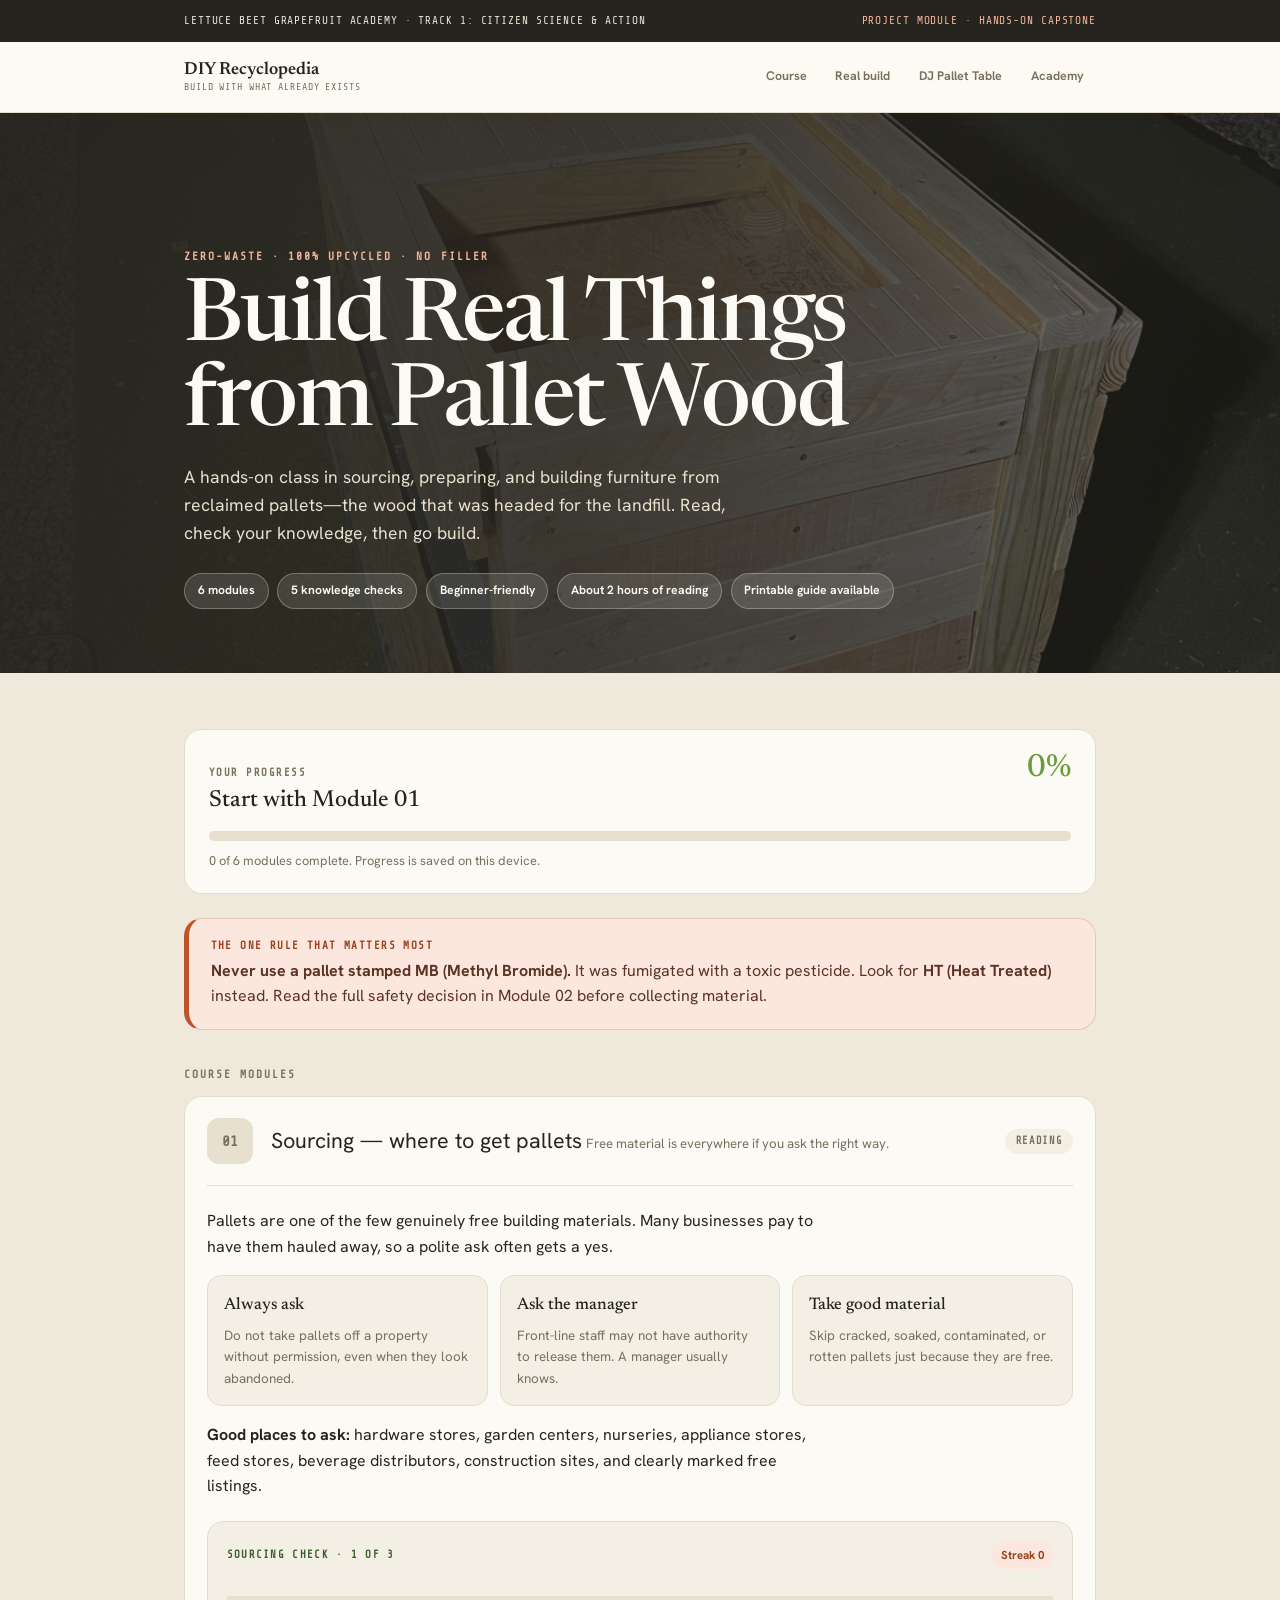
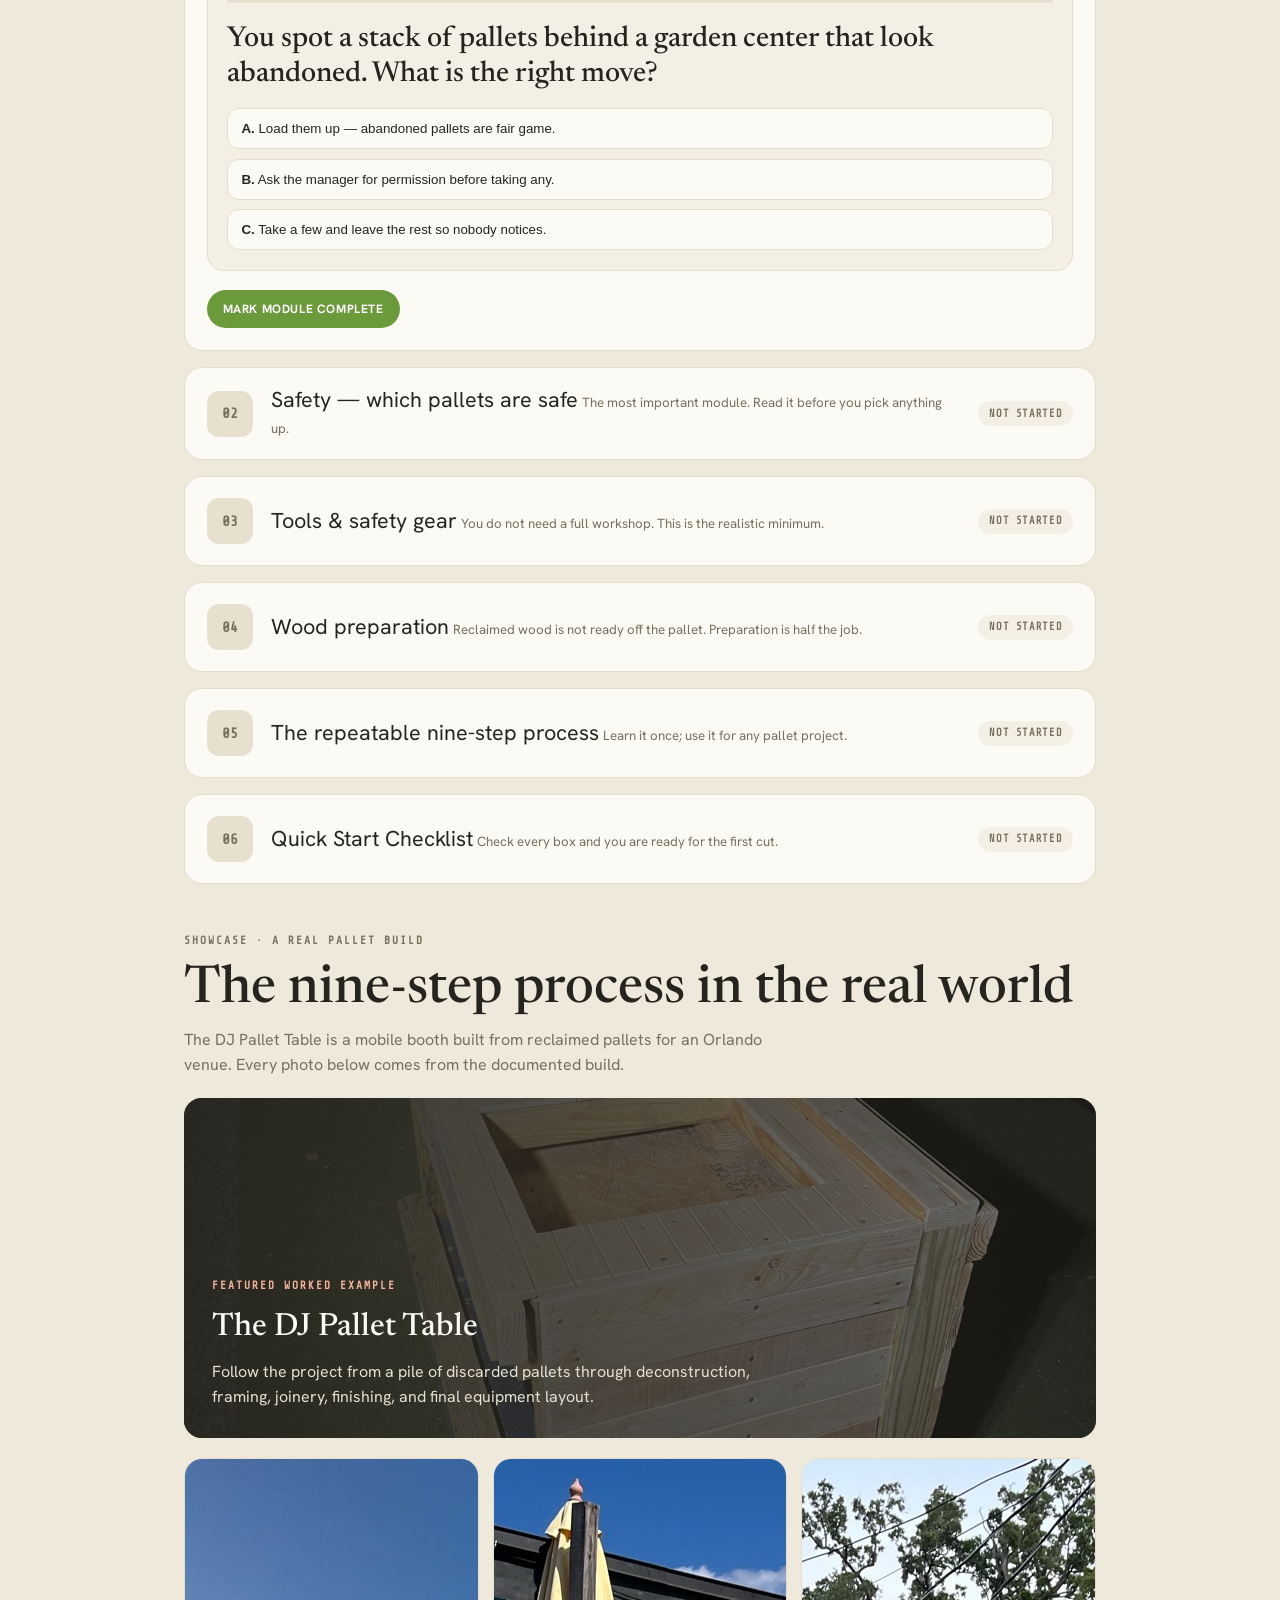
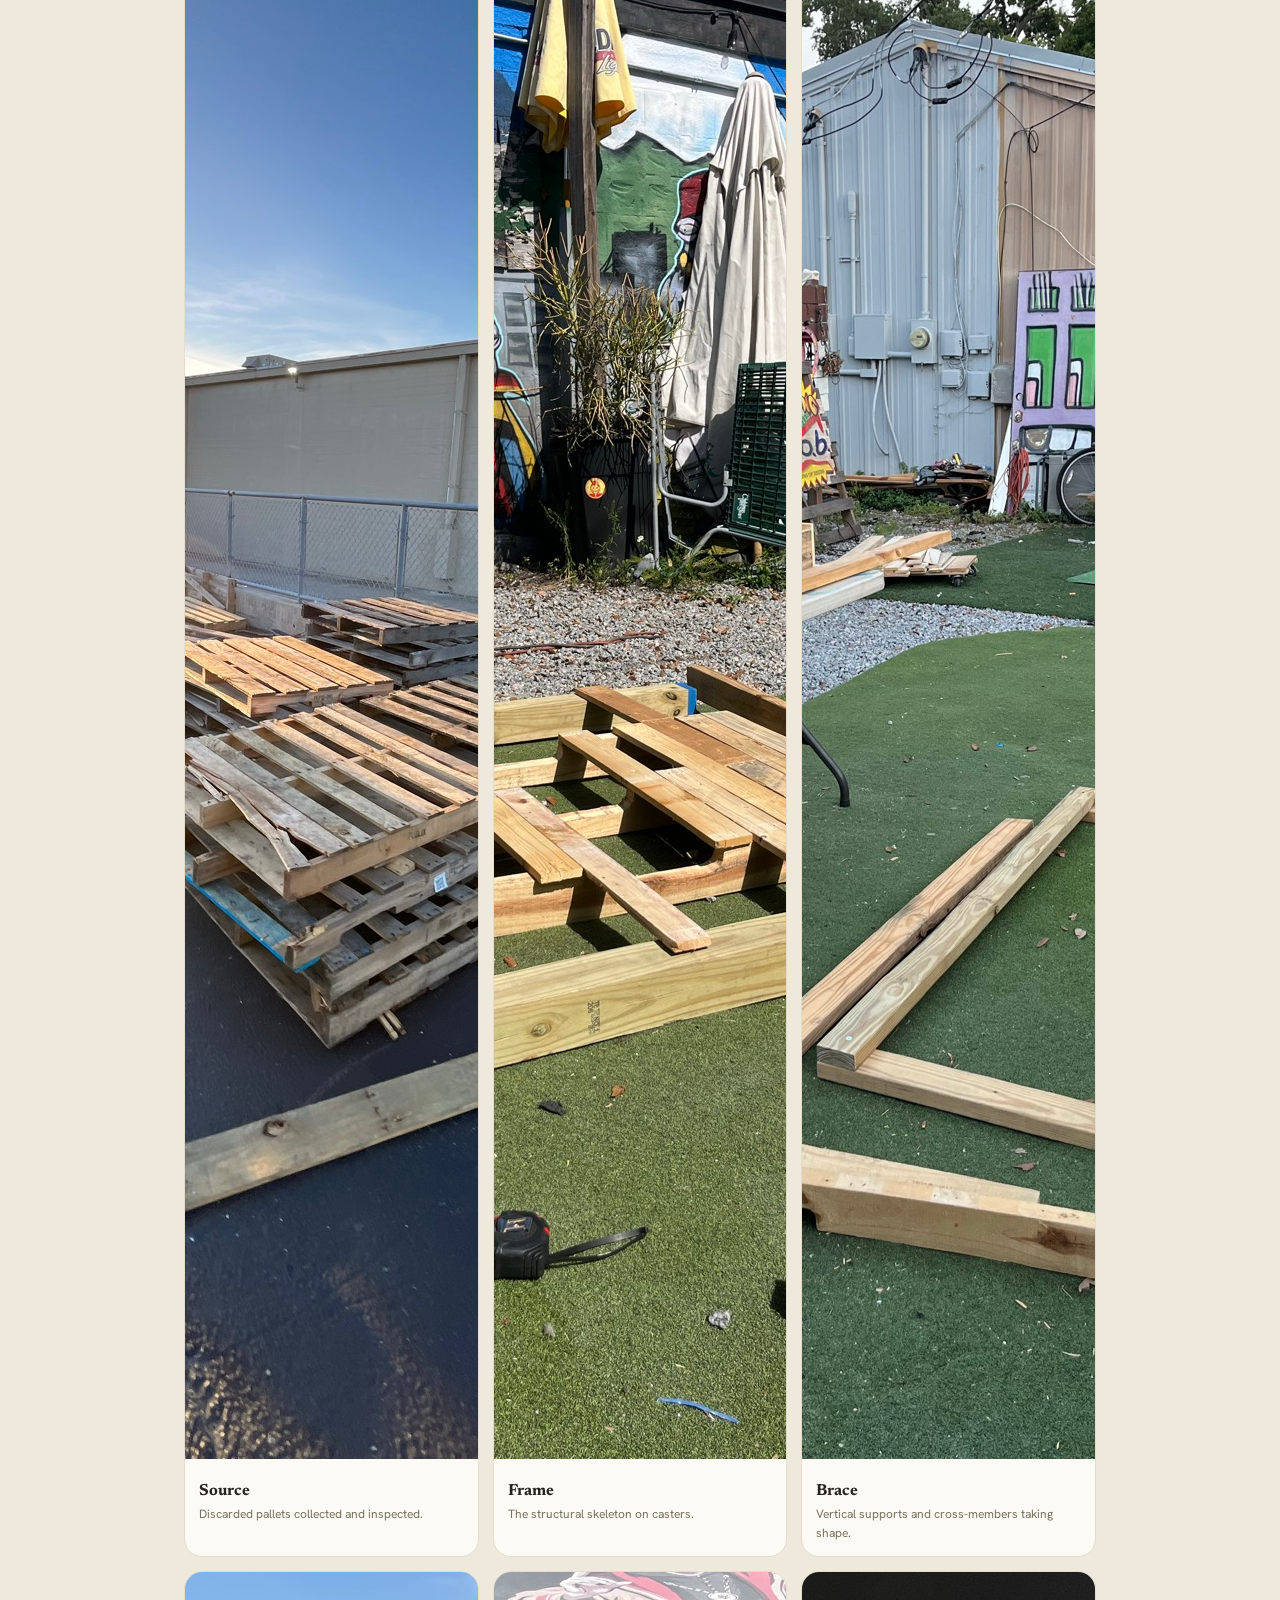
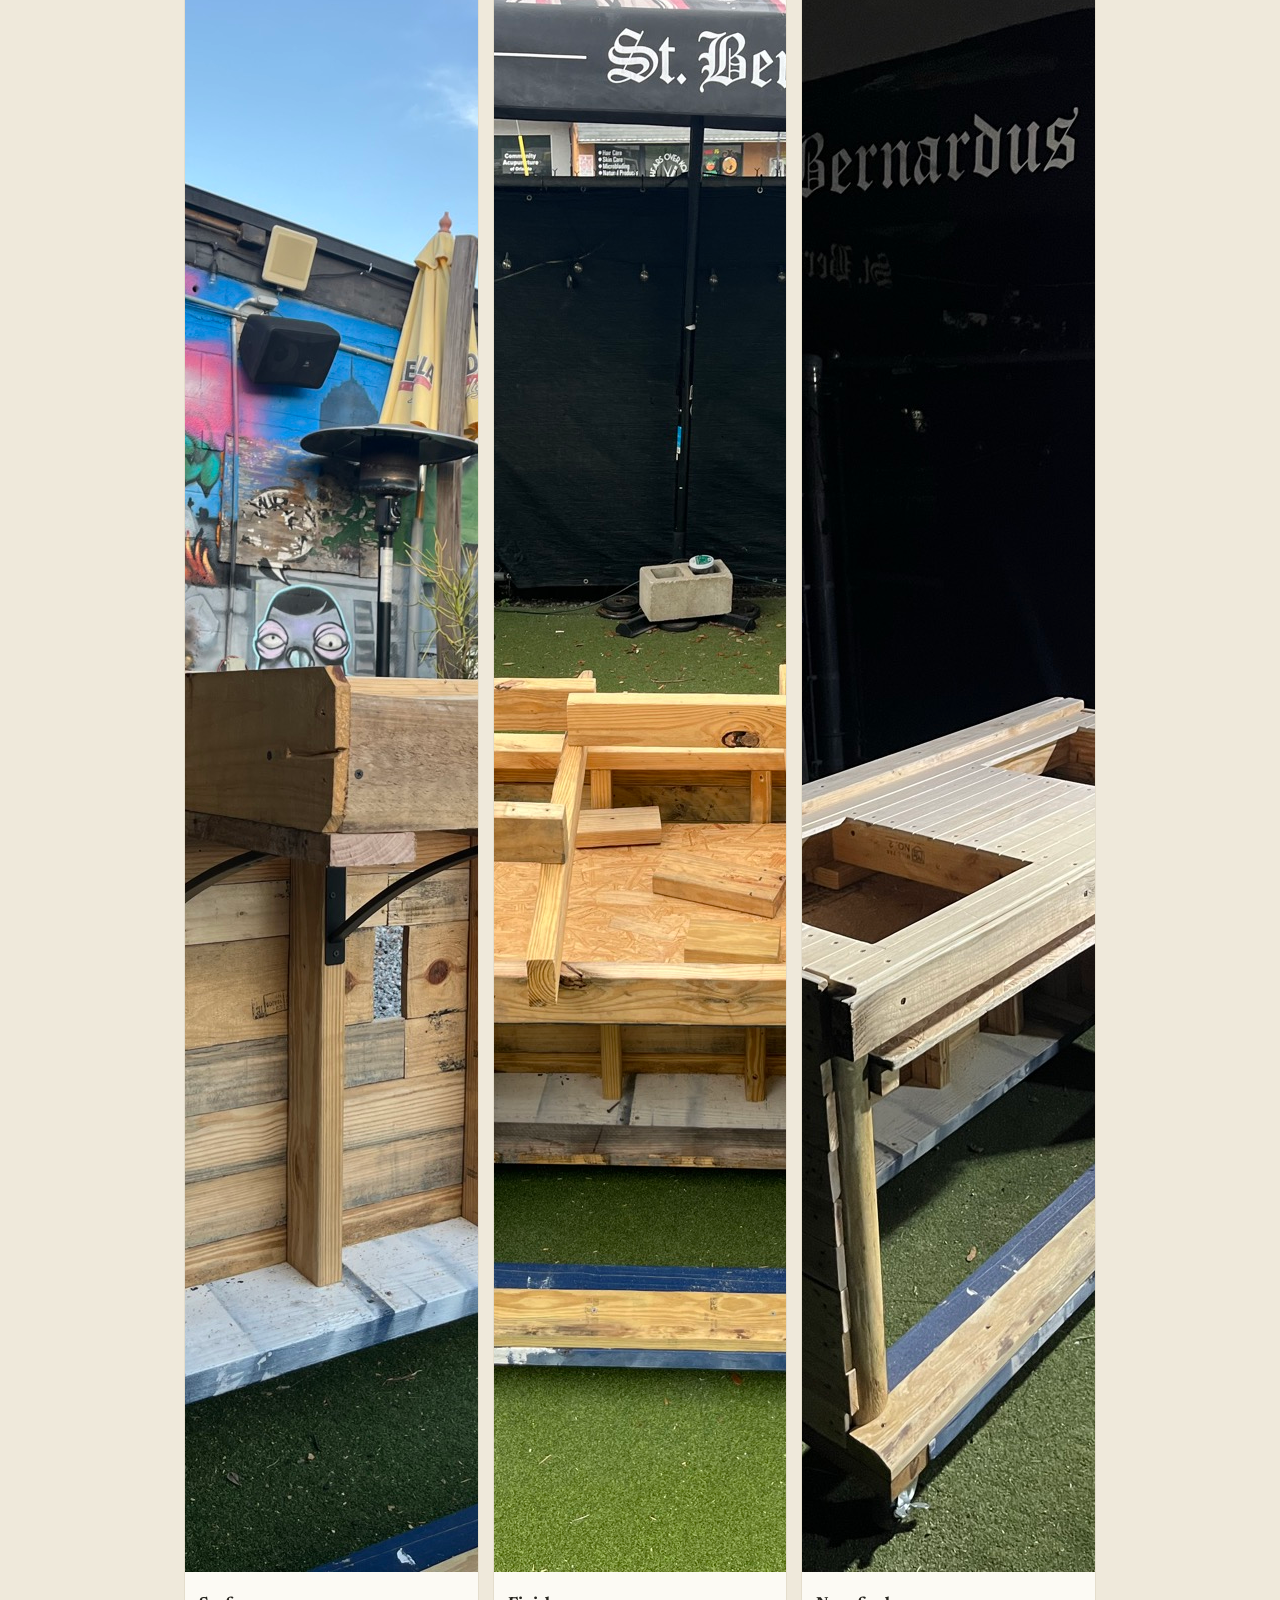
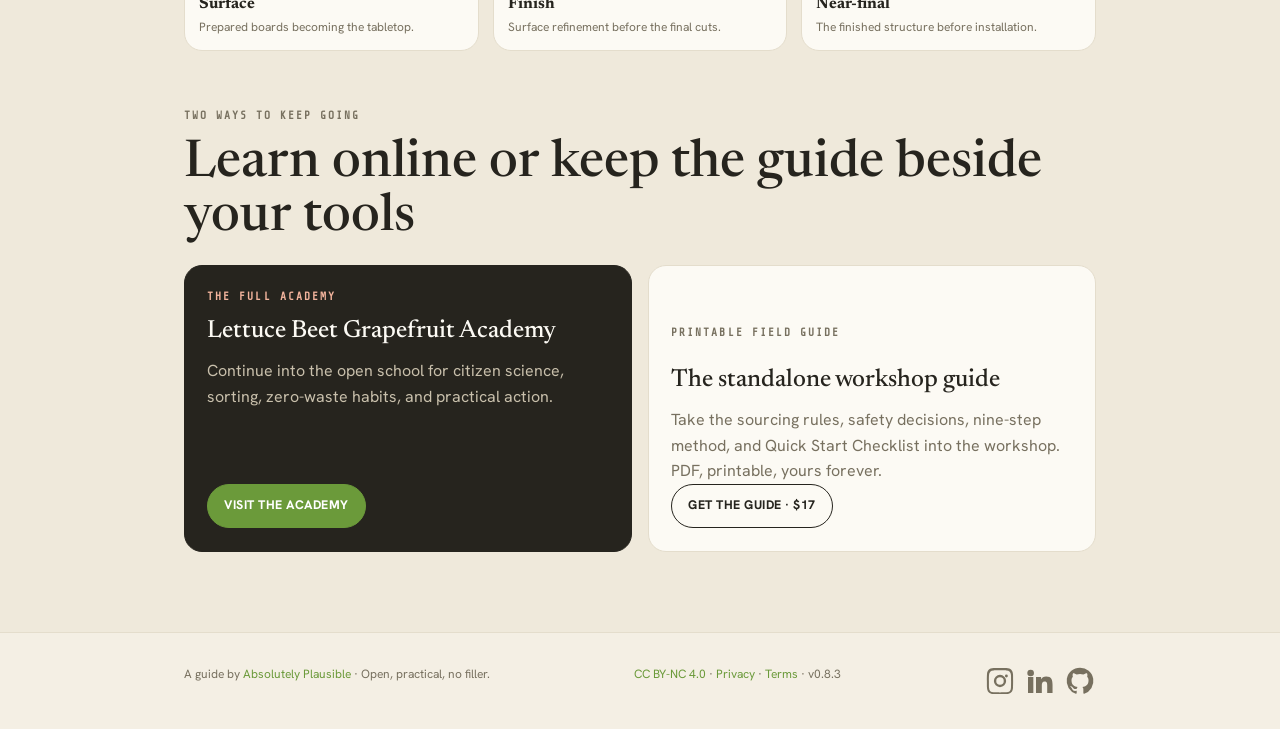
<file: index.html>
<!DOCTYPE html>
<html lang="en">
<head>
  <meta charset="UTF-8">
  <meta name="viewport" content="width=device-width, initial-scale=1.0">
  <title>Build Real Things from Pallet Wood — DIY Recyclopedia</title>
  <meta name="description" content="A free, interactive six-module course in sourcing, safety, tools, wood preparation, and building with reclaimed pallets. Includes knowledge checks and a printable $17 field guide.">
  <meta name="theme-color" content="#26241e">
  <meta property="og:type" content="website">
  <meta property="og:title" content="Build Real Things from Pallet Wood">
  <meta property="og:description" content="Read, check your knowledge, then go build. A practical pallet-wood course from DIY Recyclopedia.">
  <meta property="og:image" content="https://diy.recyclopedia.cc/docs/assets/dj-pallet-table-finished.jpg">
  <meta property="og:url" content="https://diy.recyclopedia.cc/">
  <meta name="twitter:card" content="summary_large_image">
  <link rel="preconnect" href="https://fonts.googleapis.com">
  <link rel="preconnect" href="https://fonts.gstatic.com" crossorigin>
  <link href="https://fonts.googleapis.com/css2?family=Hanken+Grotesk:wght@400;500;600;700&family=Newsreader:opsz,wght@6..72,400;6..72,500;6..72,600&family=Share+Tech+Mono&display=swap" rel="stylesheet">
  <link rel="stylesheet" href="style.css">
</head>
<body class="course-site">
  <a class="skip-link" href="#course">Skip to the course</a>

  <div class="course-context">
    <div class="course-context__inner">
      <span>Lettuce Beet Grapefruit Academy · Track 1: Citizen Science &amp; Action</span>
      <span class="course-context__project">Project module · hands-on capstone</span>
    </div>
  </div>

  <header class="course-nav">
    <div class="course-nav__inner">
      <a class="course-brand" href="#top" aria-label="DIY Recyclopedia home">
        <strong>DIY Recyclopedia</strong>
        <small>Build with what already exists</small>
      </a>
      <nav class="course-nav__links" id="course-nav-links" aria-label="Primary navigation">
        <a href="#course">Course</a>
        <a href="#showcase">Real build</a>
        <a href="dj-pallet-table.html">DJ Pallet Table</a>
        <a href="https://lettucebeetgrapefruit.org" target="_blank" rel="noopener">Academy</a>
      </nav>
      <button class="course-menu" type="button" aria-controls="course-nav-links" aria-expanded="false">Menu</button>
    </div>
  </header>

  <main id="top">
    <section class="course-hero" aria-labelledby="course-title">
      <img class="course-hero__image" src="docs/assets/dj-pallet-table-finished.jpg" width="1200" height="1600" alt="The near-final DJ Pallet Table built from reclaimed pallet wood">
      <div class="course-hero__inner">
        <p class="course-kicker">Zero-waste · 100% upcycled · no filler</p>
        <h1 id="course-title">Build Real Things from Pallet Wood</h1>
        <p class="course-hero__lede">A hands-on class in sourcing, preparing, and building furniture from reclaimed pallets—the wood that was headed for the landfill. Read, check your knowledge, then go build.</p>
        <div class="course-meta" aria-label="Course details">
          <span>6 modules</span>
          <span>5 knowledge checks</span>
          <span>Beginner-friendly</span>
          <span>About 2 hours of reading</span>
          <span>Printable guide available</span>
        </div>
      </div>
    </section>

    <div class="course-main" id="course">
      <section class="course-progress" aria-labelledby="progress-title">
        <div class="course-progress__top">
          <div>
            <p class="course-progress__eyebrow">Your progress</p>
            <h2 id="progress-title">Start with Module 01</h2>
          </div>
          <span class="course-progress__percent">0%</span>
        </div>
        <progress value="0" max="6" aria-label="Course progress">0 of 6 modules complete</progress>
        <p class="course-progress__note">0 of 6 modules complete. Progress is saved on this device.</p>
      </section>

      <aside class="course-alert" aria-label="Critical pallet safety rule">
        <p class="course-alert__label">The one rule that matters most</p>
        <p><strong>Never use a pallet stamped MB (Methyl Bromide).</strong> It was fumigated with a toxic pesticide. Look for <strong>HT (Heat Treated)</strong> instead. Read the full safety decision in Module 02 before collecting material.</p>
      </aside>

      <p class="course-section-label">Course modules</p>

      <details class="course-module" data-module="m1" open>
        <summary>
          <span class="course-module__number">01</span>
          <span>
            <span class="course-module__title">Sourcing — where to get pallets</span>
            <span class="course-module__sub">Free material is everywhere if you ask the right way.</span>
          </span>
          <span class="course-module__status">Reading</span>
        </summary>
        <div class="course-module__body">
          <p>Pallets are one of the few genuinely free building materials. Many businesses pay to have them hauled away, so a polite ask often gets a yes.</p>
          <div class="course-grid course-grid--three">
            <article class="course-note">
              <h3>Always ask</h3>
              <p>Do not take pallets off a property without permission, even when they look abandoned.</p>
            </article>
            <article class="course-note">
              <h3>Ask the manager</h3>
              <p>Front-line staff may not have authority to release them. A manager usually knows.</p>
            </article>
            <article class="course-note">
              <h3>Take good material</h3>
              <p>Skip cracked, soaked, contaminated, or rotten pallets just because they are free.</p>
            </article>
          </div>
          <p><strong>Good places to ask:</strong> hardware stores, garden centers, nurseries, appliance stores, feed stores, beverage distributors, construction sites, and clearly marked free listings.</p>
          <div class="quiz" data-quiz="pallet_sourcing"></div>
          <button class="module-complete" type="button">Mark module complete</button>
        </div>
      </details>

      <details class="course-module" data-module="m2">
        <summary>
          <span class="course-module__number">02</span>
          <span>
            <span class="course-module__title">Safety — which pallets are safe</span>
            <span class="course-module__sub">The most important module. Read it before you pick anything up.</span>
          </span>
          <span class="course-module__status">Not started</span>
        </summary>
        <div class="course-module__body">
          <p>Pallets used for international shipping carry an IPPC stamp next to a treatment code. The code matters, but contamination, ownership, and physical condition still matter too.</p>
          <div class="course-code-list" aria-label="Pallet treatment codes">
            <div class="course-code course-code--safe"><strong>HT</strong><span>Heat treated—heated to kill pests, no chemicals</span><em>Safe</em></div>
            <div class="course-code course-code--safe"><strong>KD</strong><span>Kiln dried—dried, not chemically treated</span><em>Safe</em></div>
            <div class="course-code"><strong>DB</strong><span>Debarked—look for HT or KD too</span><em>Inspect</em></div>
            <div class="course-code course-code--danger"><strong>MB</strong><span>Methyl Bromide—toxic pesticide fumigation</span><em>Never</em></div>
            <div class="course-code"><strong>None</strong><span>Likely domestic-only; inspect condition and history closely</span><em>Inspect</em></div>
          </div>
          <div class="course-grid">
            <article class="course-note">
              <h3>Colored means owned</h3>
              <p>Blue, red, and brown pallets often belong to rental pools. Use plain discarded whitewood.</p>
            </article>
            <article class="course-note">
              <h3>Reject contamination</h3>
              <p>Skip spills, oily stains, chemical odors, mold, rot, or unknown residue regardless of stamp.</p>
            </article>
            <article class="course-note">
              <h3>Control physical hazards</h3>
              <p>Expect protruding nails and splinters. Wear gloves and eye protection while handling.</p>
            </article>
            <article class="course-note">
              <h3>Control dust</h3>
              <p>Reclaimed wood carries dirt, spores, and droppings. Wear a dust mask when cutting or sanding.</p>
            </article>
          </div>
          <div class="quiz" data-quiz="pallet_safety"></div>
          <button class="module-complete" type="button">Mark module complete</button>
        </div>
      </details>

      <details class="course-module" data-module="m3">
        <summary>
          <span class="course-module__number">03</span>
          <span>
            <span class="course-module__title">Tools &amp; safety gear</span>
            <span class="course-module__sub">You do not need a full workshop. This is the realistic minimum.</span>
          </span>
          <span class="course-module__status">Not started</span>
        </summary>
        <div class="course-module__body">
          <div class="course-grid">
            <article class="course-note">
              <h3>Deconstruction</h3>
              <p>Pry bar, hammer, nail punch or pliers, and a reciprocating saw with metal-cutting blades.</p>
            </article>
            <article class="course-note">
              <h3>Building</h3>
              <p>Circular or miter saw, drill/driver, orbital sander, tape measure, square, pencil, and clamps.</p>
            </article>
            <article class="course-note">
              <h3>Sand in stages</h3>
              <p>Start coarse at 60–80 grit, then move through 120 and 220 for visible or touchable surfaces.</p>
            </article>
            <article class="course-note">
              <h3>Safety gear</h3>
              <p>Work gloves, eye protection, a dust mask, and ear protection are not optional.</p>
            </article>
          </div>
          <aside class="course-alert">
            <p class="course-alert__label">Save the boards</p>
            <p><strong>Cut the nails; do not fight them.</strong> Levering nailed boards apart splits them. A reciprocating saw saves the wood and your patience.</p>
          </aside>
          <div class="quiz" data-quiz="pallet_tools"></div>
          <button class="module-complete" type="button">Mark module complete</button>
        </div>
      </details>

      <details class="course-module" data-module="m4">
        <summary>
          <span class="course-module__number">04</span>
          <span>
            <span class="course-module__title">Wood preparation</span>
            <span class="course-module__sub">Reclaimed wood is not ready off the pallet. Preparation is half the job.</span>
          </span>
          <span class="course-module__status">Not started</span>
        </summary>
        <div class="course-module__body">
          <div class="course-grid">
            <article class="course-step"><h3>1 · Remove fasteners</h3><p>Pull or punch out every nail and staple before cutting or sanding.</p></article>
            <article class="course-step"><h3>2 · Sort the wood</h3><p>Group good faces, structural pieces, and scrap by actual thickness and quality.</p></article>
            <article class="course-step"><h3>3 · Clean and dry</h3><p>Brush off debris, wipe boards down, and let damp wood dry completely.</p></article>
            <article class="course-step"><h3>4 · Sand in stages</h3><p>Knock down roughness first, then refine surfaces that will be seen or touched.</p></article>
            <article class="course-step"><h3>5 · Reject damage</h3><p>Set cracked, rotted, badly warped, or contaminated boards aside.</p></article>
            <article class="course-step"><h3>Design from reality</h3><p>Measure your inventory and design around the wood you actually have.</p></article>
          </div>
          <div class="quiz" data-quiz="pallet_prep"></div>
          <button class="module-complete" type="button">Mark module complete</button>
        </div>
      </details>

      <details class="course-module" data-module="m5">
        <summary>
          <span class="course-module__number">05</span>
          <span>
            <span class="course-module__title">The repeatable nine-step process</span>
            <span class="course-module__sub">Learn it once; use it for any pallet project.</span>
          </span>
          <span class="course-module__status">Not started</span>
        </summary>
        <div class="course-module__body">
          <div class="course-grid course-grid--three">
            <article class="course-step"><h3>1 · Source</h3><p>Collect enough material plus a 30–40% waste margin.</p></article>
            <article class="course-step"><h3>2 · Inspect</h3><p>Run every pallet through the safety and ownership checks.</p></article>
            <article class="course-step"><h3>3 · Deconstruct</h3><p>Cut fasteners or pry carefully to salvage usable boards.</p></article>
            <article class="course-step"><h3>4 · Prepare</h3><p>Remove metal, sort, clean, dry, and sand.</p></article>
            <article class="course-step"><h3>5 · Design</h3><p>Sketch around your real board inventory and hardware.</p></article>
            <article class="course-step"><h3>6 · Cut</h3><p>Measure twice. When uncertain, cut slightly long.</p></article>
            <article class="course-step"><h3>7 · Assemble</h3><p>Pre-drill, use screws, frame first, and keep it square.</p></article>
            <article class="course-step"><h3>8 · Finish</h3><p>Seal for the final environment and attach hardware.</p></article>
            <article class="course-step"><h3>9 · Install</h3><p>Place it, test it, and document the finished build in use.</p></article>
          </div>
          <p><strong>Plan for multiple sessions.</strong> Deconstruction and preparation are the hidden time sinks. That is normal, not failure.</p>
          <div class="quiz" data-quiz="pallet_process"></div>
          <button class="module-complete" type="button">Mark module complete</button>
        </div>
      </details>

      <details class="course-module" data-module="m6">
        <summary>
          <span class="course-module__number">06</span>
          <span>
            <span class="course-module__title">Quick Start Checklist</span>
            <span class="course-module__sub">Check every box and you are ready for the first cut.</span>
          </span>
          <span class="course-module__status">Not started</span>
        </summary>
        <div class="course-module__body">
          <div class="course-checklist">
            <label class="course-check"><input type="checkbox" data-check="s1"><span>I know to reject every MB-stamped pallet.</span></label>
            <label class="course-check"><input type="checkbox" data-check="s2"><span>I will use plain, genuinely discarded pallets—not colored rental pallets.</span></label>
            <label class="course-check"><input type="checkbox" data-check="s3"><span>I will reject spills, stains, chemical smells, mold, and rot.</span></label>
            <label class="course-check"><input type="checkbox" data-check="s4"><span>I have gloves, eye protection, a dust mask, and ear protection.</span></label>
            <label class="course-check"><input type="checkbox" data-check="o1"><span>I have permission and at least two possible material sources.</span></label>
            <label class="course-check"><input type="checkbox" data-check="o2"><span>I will collect 30–40% more material than my target requires.</span></label>
            <label class="course-check"><input type="checkbox" data-check="t1"><span>I have the minimum deconstruction, cutting, drilling, sanding, and measuring tools.</span></label>
            <label class="course-check"><input type="checkbox" data-check="r1"><span>My boards are clean, dry, fastener-free, sorted, and measured.</span></label>
            <label class="course-check"><input type="checkbox" data-check="r2"><span>My rough sketch is based on the boards I actually have.</span></label>
          </div>
          <div class="course-grid">
            <article class="course-step"><h3>0:00 · Inspect</h3><p>Reject unsafe or contaminated pallets before any work begins.</p></article>
            <article class="course-step"><h3>0:20 · Deconstruct</h3><p>Break down one pallet fully without rushing the joints.</p></article>
            <article class="course-step"><h3>1:00 · Remove metal</h3><p>Pull every nail and staple from usable boards.</p></article>
            <article class="course-step"><h3>1:30 · Sort</h3><p>Group clean boards by size and quality, ready to measure.</p></article>
          </div>
        </div>
      </details>

      <section class="course-showcase" id="showcase" aria-labelledby="showcase-title">
        <p class="course-section-label">Showcase · a real pallet build</p>
        <h2 id="showcase-title">The nine-step process in the real world</h2>
        <p>The DJ Pallet Table is a mobile booth built from reclaimed pallets for an Orlando venue. Every photo below comes from the documented build.</p>

        <a class="course-feature" href="dj-pallet-table.html">
          <img src="docs/assets/dj-pallet-table-finished.jpg" width="1200" height="1600" alt="The near-final DJ Pallet Table">
          <span class="course-feature__copy">
            <span class="course-kicker">Featured worked example</span>
            <strong class="course-feature__title">The DJ Pallet Table</strong>
            <p>Follow the project from a pile of discarded pallets through deconstruction, framing, joinery, finishing, and final equipment layout.</p>
          </span>
        </a>

        <div class="course-gallery">
          <figure class="course-showcase-card">
            <img src="docs/assets/reclaimed-pallets-before-build.jpg" width="1200" height="1600" loading="lazy" alt="Raw reclaimed pallets before the build">
            <figcaption><strong>Source</strong>Discarded pallets collected and inspected.</figcaption>
          </figure>
          <figure class="course-showcase-card">
            <img src="docs/assets/IMG_4836.jpg" width="1200" height="1600" loading="lazy" alt="Early frame on caster wheels">
            <figcaption><strong>Frame</strong>The structural skeleton on casters.</figcaption>
          </figure>
          <figure class="course-showcase-card">
            <img src="docs/assets/IMG_4892.jpg" width="1200" height="1600" loading="lazy" alt="Vertical supports and cross members">
            <figcaption><strong>Brace</strong>Vertical supports and cross-members taking shape.</figcaption>
          </figure>
          <figure class="course-showcase-card">
            <img src="docs/assets/IMG_4922.jpg" width="1200" height="1600" loading="lazy" alt="Slatted tabletop in progress">
            <figcaption><strong>Surface</strong>Prepared boards becoming the tabletop.</figcaption>
          </figure>
          <figure class="course-showcase-card">
            <img src="docs/assets/IMG_4945.jpg" width="1200" height="1600" loading="lazy" alt="Surface finishing in progress">
            <figcaption><strong>Finish</strong>Surface refinement before the final cuts.</figcaption>
          </figure>
          <figure class="course-showcase-card">
            <img src="docs/assets/IMG_4961.jpg" width="1200" height="1600" loading="lazy" alt="Near-final DJ Pallet Table side view">
            <figcaption><strong>Near-final</strong>The finished structure before installation.</figcaption>
          </figure>
        </div>
      </section>

      <section class="course-pathways" aria-labelledby="pathways-title">
        <p class="course-section-label">Two ways to keep going</p>
        <h2 id="pathways-title">Learn online or keep the guide beside your tools</h2>
        <div class="course-pathways__grid">
          <article class="course-path-card course-path-card--dark">
            <span class="course-kicker">The full academy</span>
            <h3>Lettuce Beet Grapefruit Academy</h3>
            <p>Continue into the open school for citizen science, sorting, zero-waste habits, and practical action.</p>
            <a class="course-button course-button--primary" href="https://lettucebeetgrapefruit.org" target="_blank" rel="noopener">Visit the Academy</a>
          </article>
          <article class="course-path-card">
            <span class="course-section-label">Printable field guide</span>
            <h3>The standalone workshop guide</h3>
            <p>Take the sourcing rules, safety decisions, nine-step method, and Quick Start Checklist into the workshop. PDF, printable, yours forever.</p>
            <a class="course-button" href="https://absolutelyplausible.gumroad.com/l/ajfnh" target="_blank" rel="noopener">Get the guide · $17</a>
          </article>
        </div>
      </section>
    </div>
  </main>

  <footer class="course-footer">
    <div class="course-footer__inner">
      <p>A guide by <a href="https://absolutelyplausible.com" target="_blank" rel="noopener">Absolutely Plausible</a> · Open, practical, no filler.</p>
      <p><a href="https://creativecommons.org/licenses/by-nc/4.0/" target="_blank" rel="noopener">CC BY-NC 4.0</a> · <a href="privacy.html">Privacy</a> · <a href="terms.html">Terms</a> · v0.8.3</p>
      <p class="footer-social">
        <a href="https://www.instagram.com/absolutelyplausible/" target="_blank" rel="noopener" aria-label="Absolutely Plausible on Instagram"><svg viewBox="0 0 24 24" fill="currentColor" aria-hidden="true"><path d="M12 2.2c3.2 0 3.6 0 4.85.07 3.25.15 4.77 1.69 4.92 4.92.06 1.25.07 1.63.07 4.81s-.01 3.56-.07 4.81c-.15 3.23-1.66 4.77-4.92 4.92-1.25.06-1.63.07-4.85.07s-3.6-.01-4.85-.07c-3.26-.15-4.77-1.7-4.92-4.92-.06-1.25-.07-1.63-.07-4.81s.01-3.56.07-4.81c.15-3.23 1.66-4.77 4.92-4.92C8.4 2.2 8.8 2.2 12 2.2zm0 1.8c-3.14 0-3.5.01-4.73.07-2.27.1-3.4 1.24-3.5 3.5-.06 1.23-.07 1.59-.07 4.73s.01 3.5.07 4.73c.1 2.26 1.23 3.4 3.5 3.5 1.23.06 1.59.07 4.73.07s3.5-.01 4.73-.07c2.27-.1 3.4-1.24 3.5-3.5.06-1.23.07-1.59.07-4.73s-.01-3.5-.07-4.73c-.1-2.26-1.23-3.4-3.5-3.5C15.5 4.01 15.14 4 12 4zm0 3.4a4.6 4.6 0 1 1 0 9.2 4.6 4.6 0 0 1 0-9.2zm0 1.8a2.8 2.8 0 1 0 0 5.6 2.8 2.8 0 0 0 0-5.6zm4.8-2a1.08 1.08 0 1 1 0 2.16 1.08 1.08 0 0 1 0-2.16z"/></svg></a>
        <a href="https://linkedin.com/in/mestrinho" target="_blank" rel="noopener" aria-label="Absolutely Plausible on LinkedIn"><svg viewBox="0 0 24 24" fill="currentColor" aria-hidden="true"><path d="M4.98 3.5a2.5 2.5 0 1 1 0 5 2.5 2.5 0 0 1 0-5zM3 9h4v12H3zM9 9h3.8v1.7h.05c.53-1 1.83-2.05 3.77-2.05 4.03 0 4.78 2.65 4.78 6.1V21h-4v-5.6c0-1.34-.03-3.06-1.87-3.06-1.87 0-2.16 1.46-2.16 2.96V21H9z"/></svg></a>
        <a href="https://github.com/wmestrinho" target="_blank" rel="noopener" aria-label="Absolutely Plausible on GitHub"><svg viewBox="0 0 24 24" fill="currentColor" aria-hidden="true"><path d="M12 2a10 10 0 0 0-3.16 19.49c.5.09.68-.22.68-.48v-1.7c-2.78.6-3.37-1.34-3.37-1.34-.46-1.16-1.11-1.47-1.11-1.47-.91-.62.07-.6.07-.6 1 .07 1.53 1.03 1.53 1.03.9 1.53 2.36 1.09 2.93.84.09-.65.35-1.09.63-1.34-2.22-.25-4.56-1.11-4.56-4.94 0-1.09.39-1.98 1.03-2.68-.1-.25-.45-1.27.1-2.65 0 0 .84-.27 2.75 1.02a9.6 9.6 0 0 1 5 0c1.91-1.29 2.75-1.02 2.75-1.02.55 1.38.2 2.4.1 2.65.64.7 1.03 1.59 1.03 2.68 0 3.84-2.34 4.68-4.57 4.93.36.31.68.92.68 1.85v2.74c0 .26.18.58.69.48A10 10 0 0 0 12 2z"/></svg></a>
      </p>
    </div>
  </footer>

  <script type="module" src="course.js"></script>
</body>
</html>
</file>
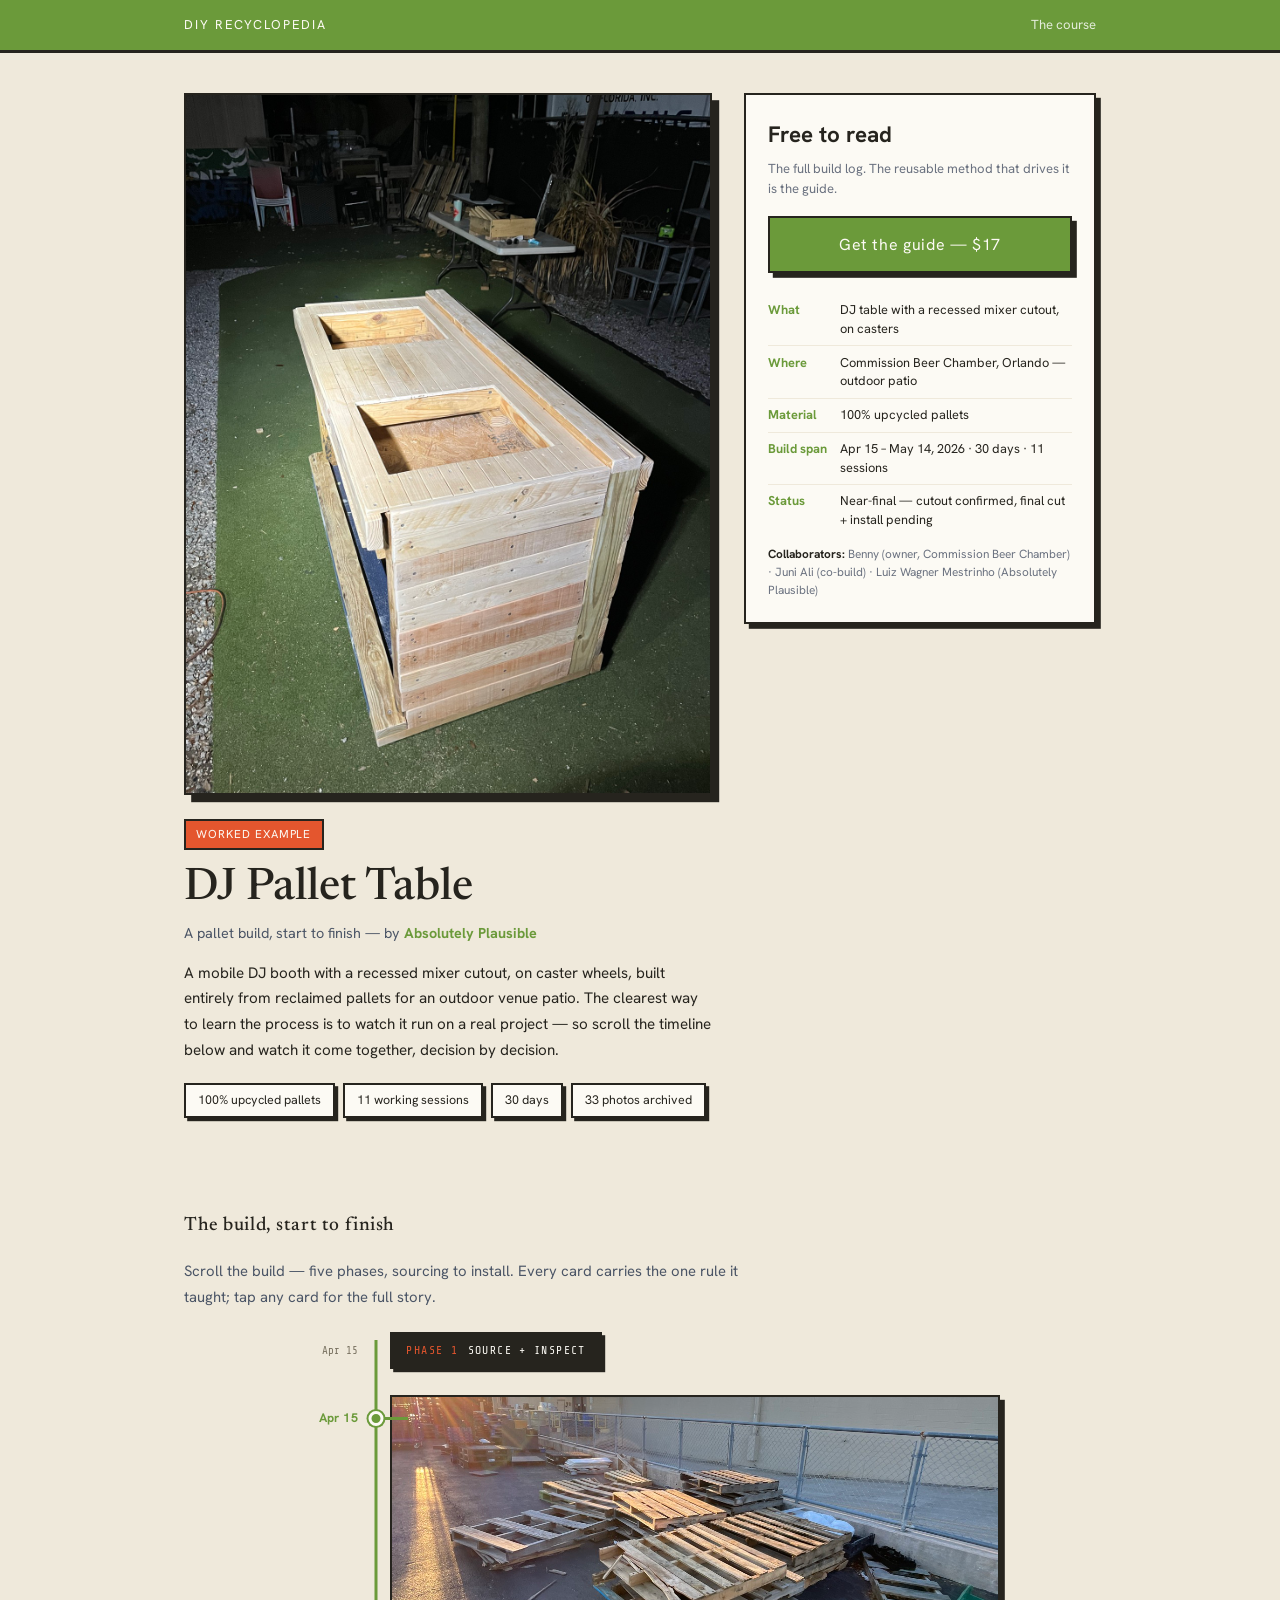
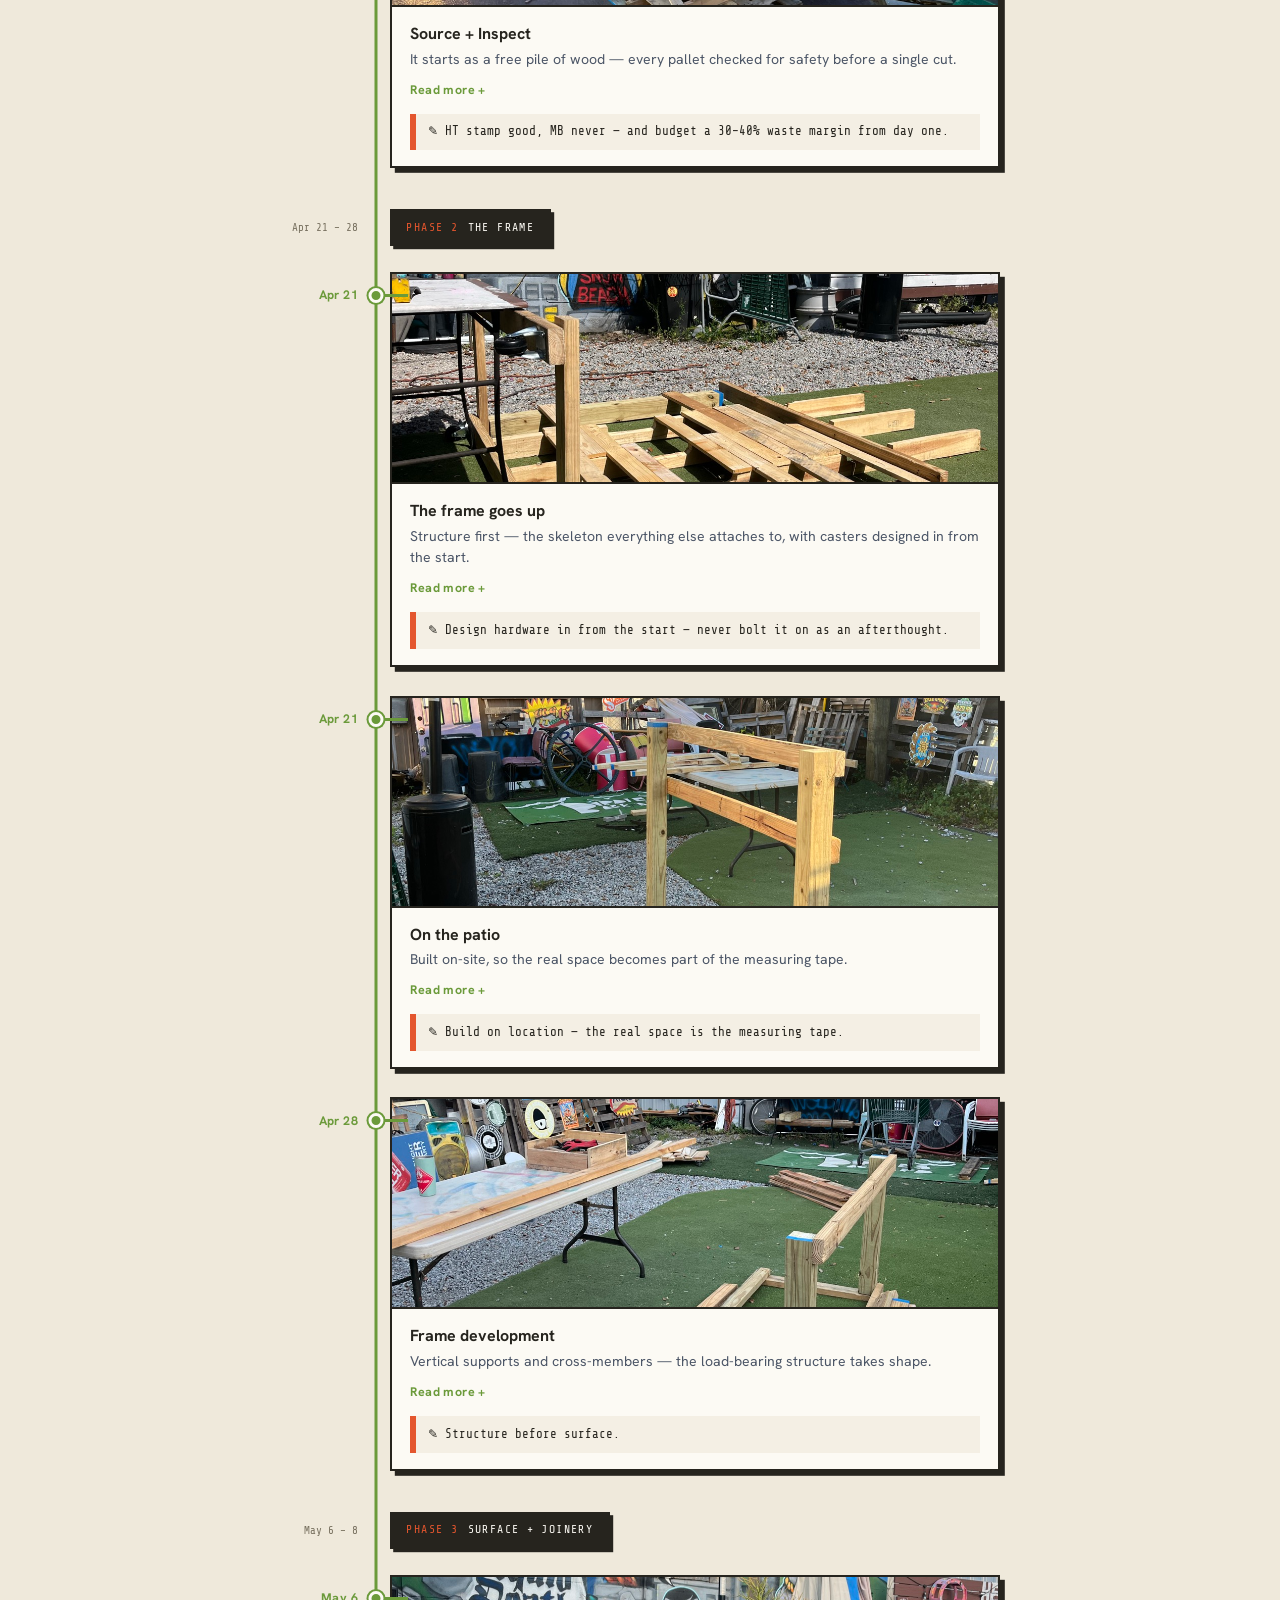
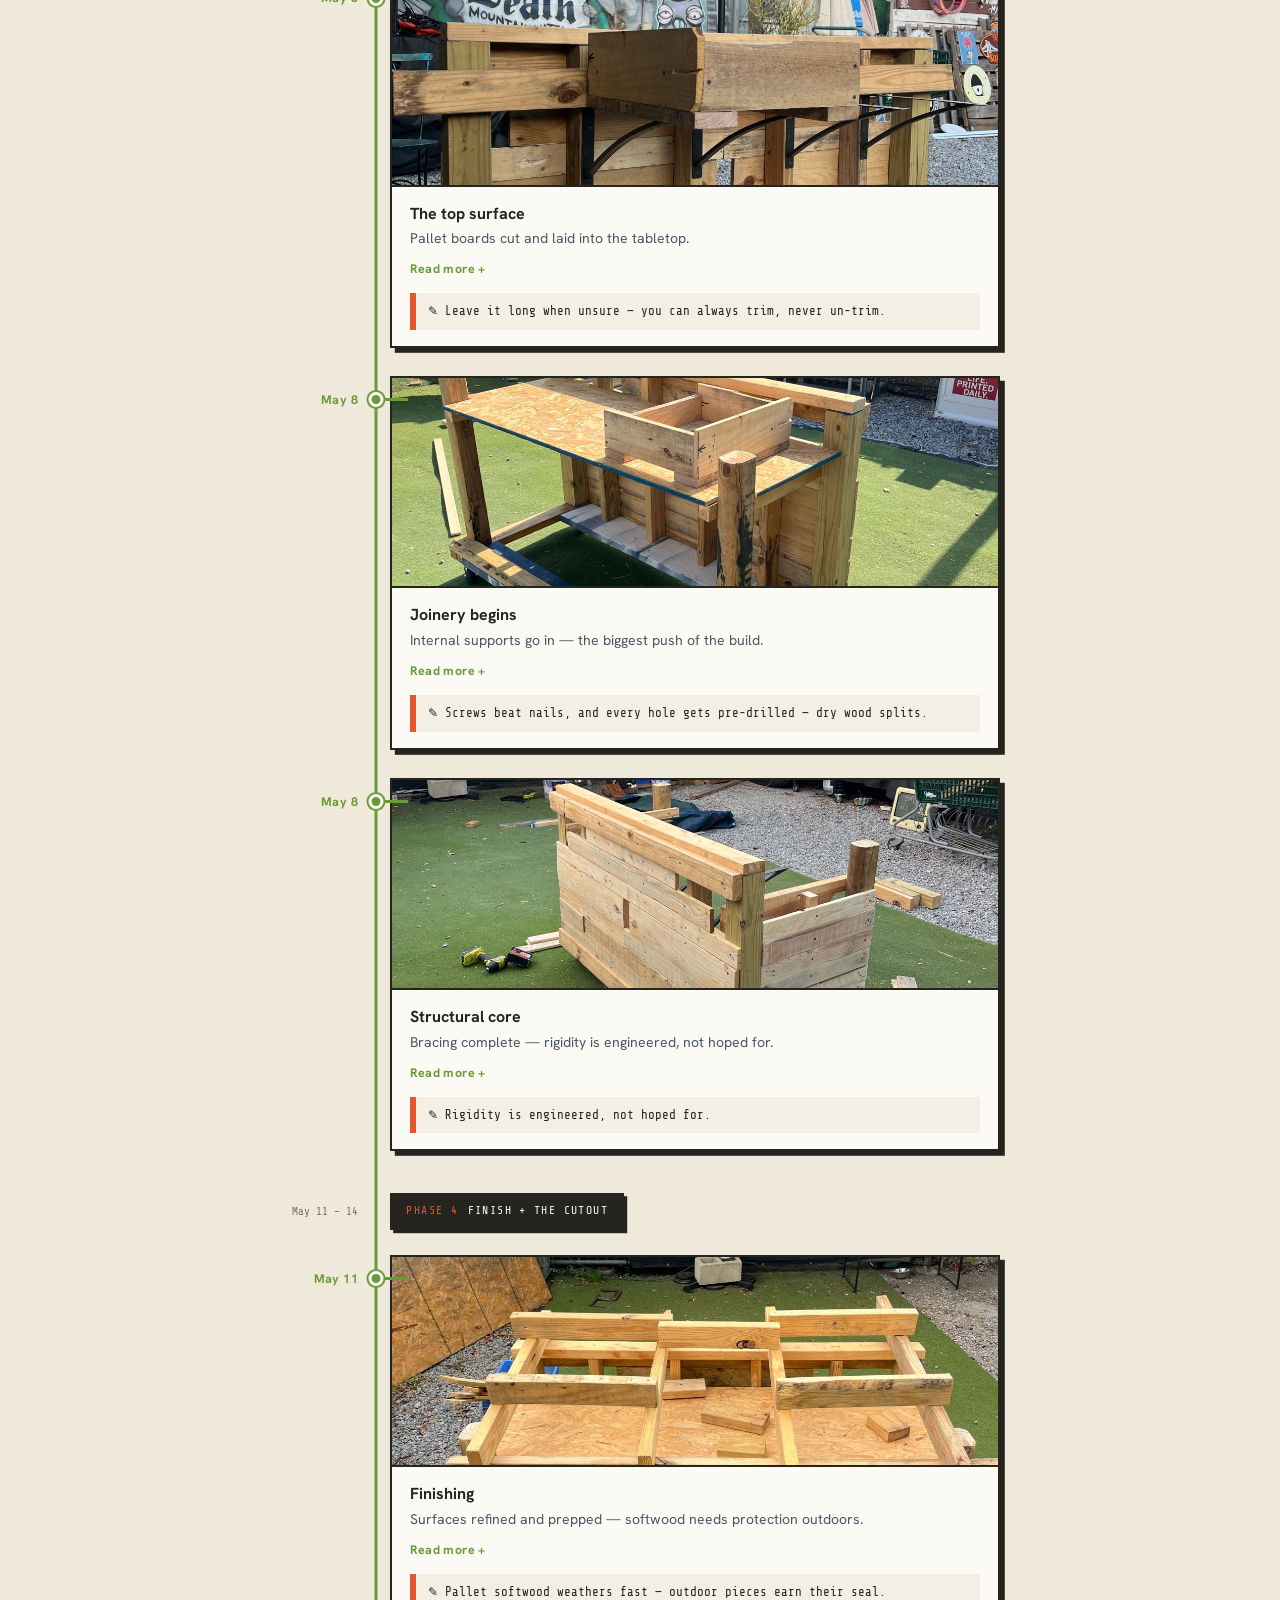
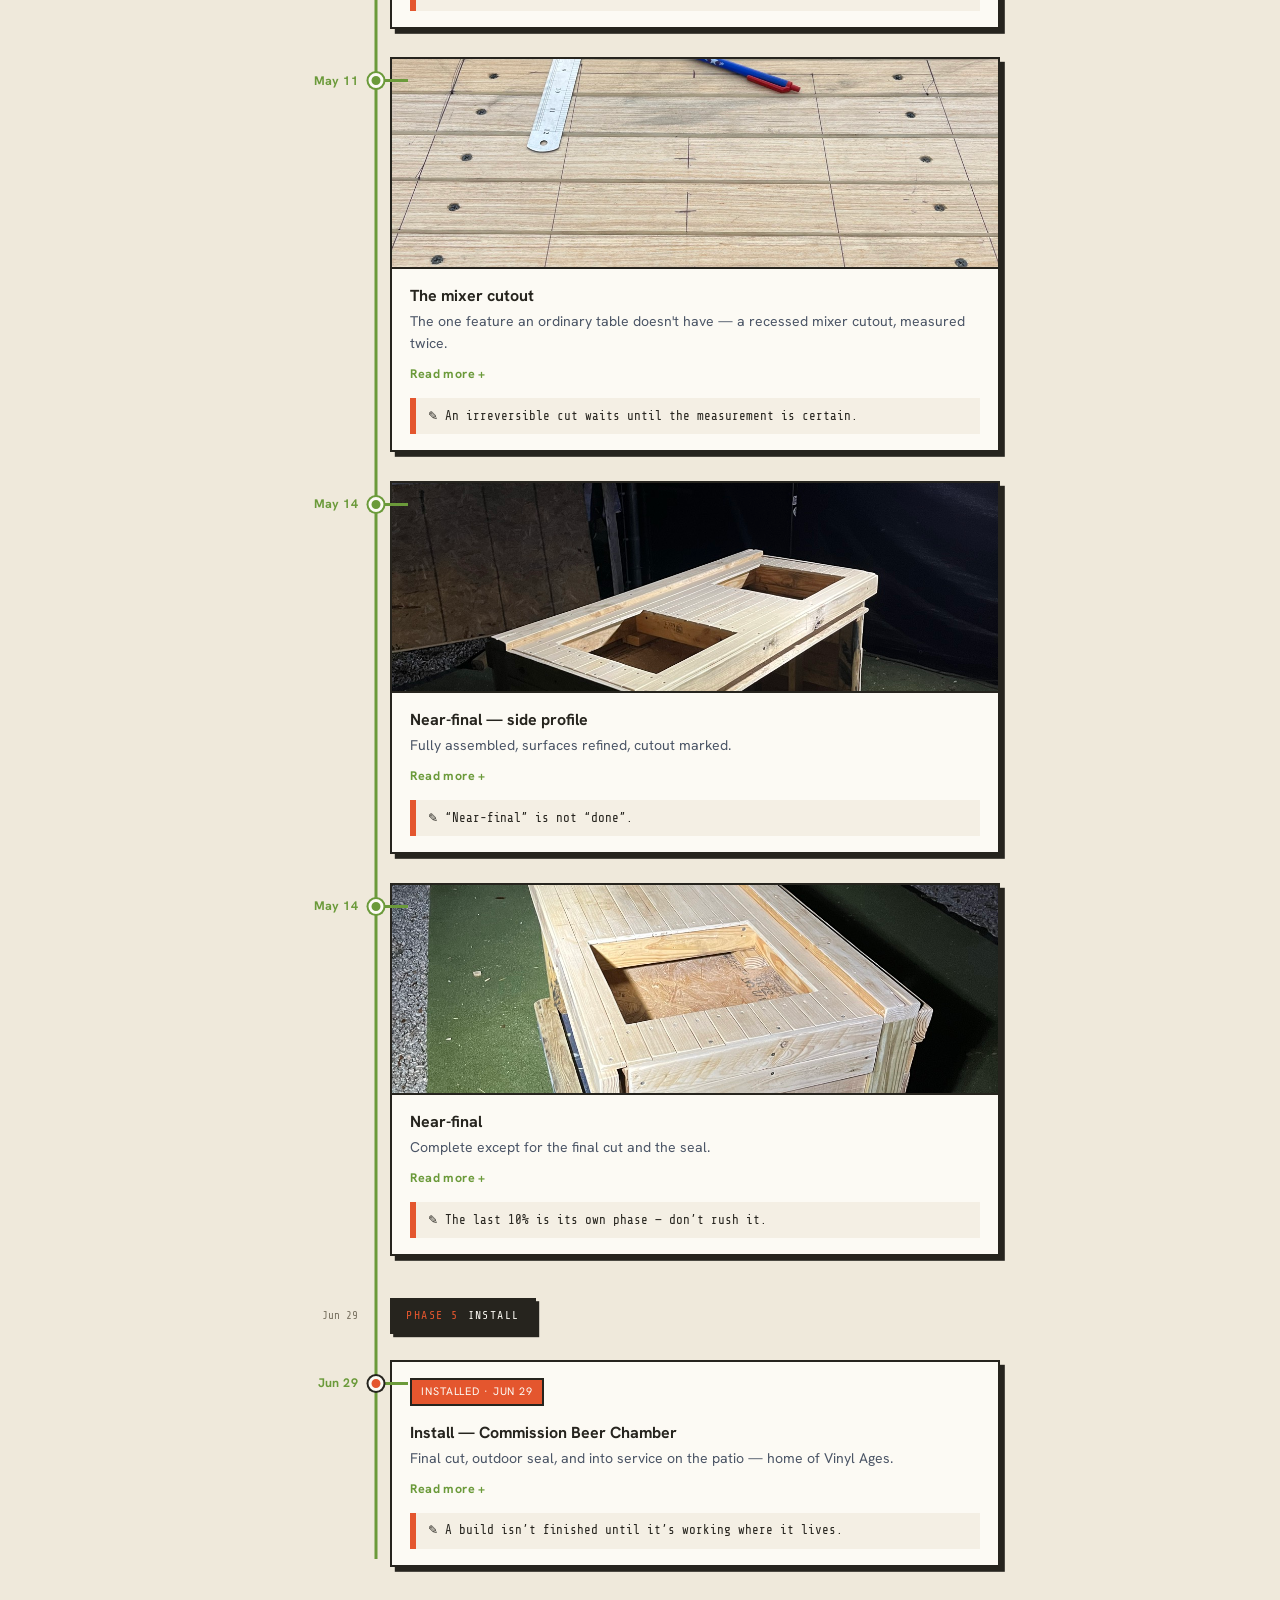
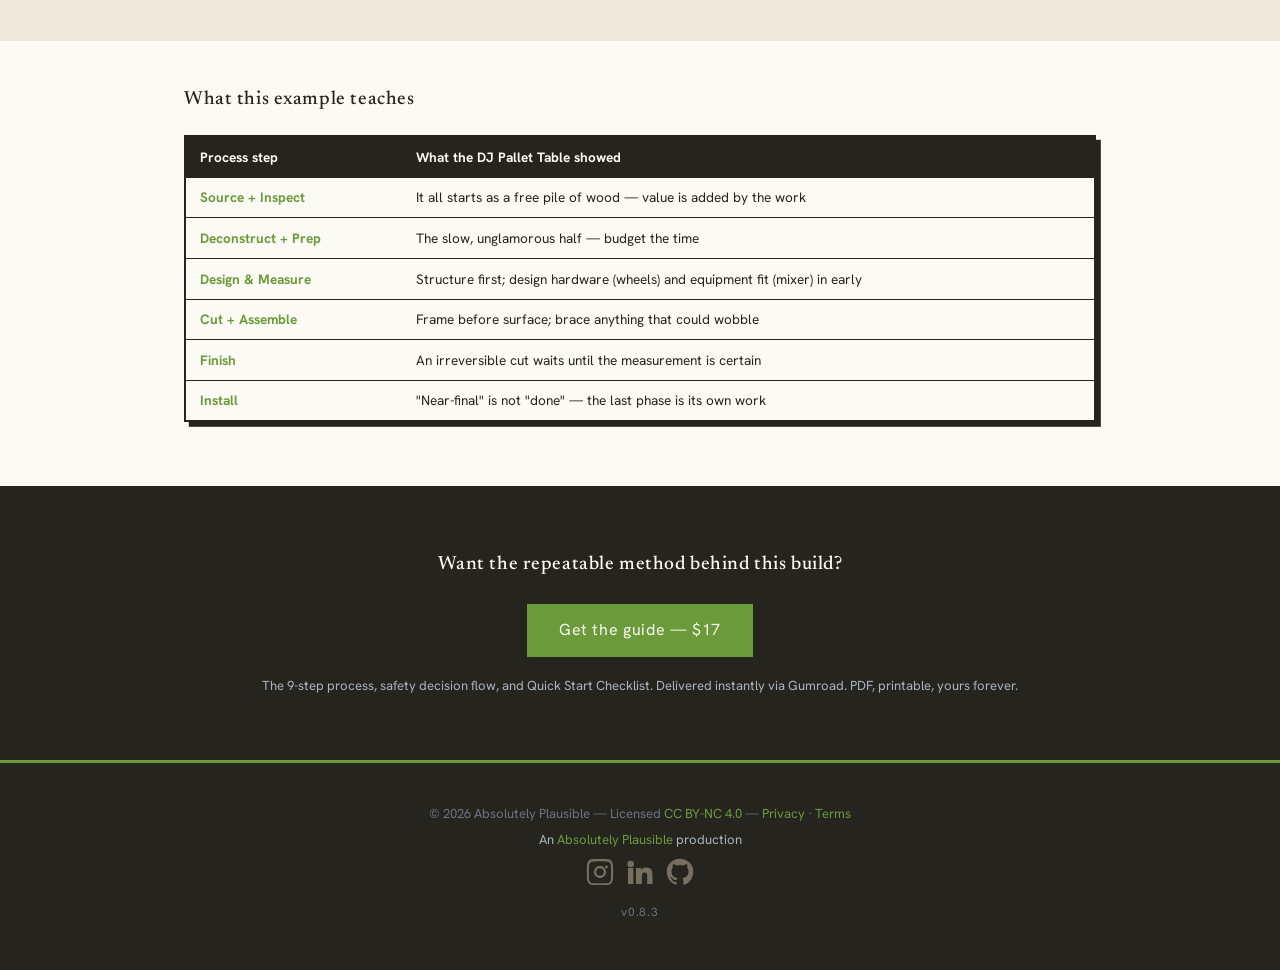
<file: dj-pallet-table.html>
<!DOCTYPE html>
<html lang="en">
<head>
  <meta charset="UTF-8">
  <meta name="viewport" content="width=device-width, initial-scale=1.0">
  <title>DJ Pallet Table — A Pallet Build, Start to Finish · Absolutely Plausible</title>
  <meta name="description" content="A full real pallet build, documented step by step on a scrolling timeline: the DJ Pallet Table for Commission Beer Chamber, Orlando — built 100% from reclaimed pallets, sourcing to install.">
  <meta property="og:title" content="DJ Pallet Table — A Pallet Build, Start to Finish">
  <meta property="og:description" content="A mobile DJ booth built entirely from reclaimed pallets — sourcing to install, on a scrolling build timeline.">
  <meta property="og:image" content="https://diy.recyclopedia.cc/docs/assets/dj-pallet-table-finished.jpg">
  <meta property="og:url" content="https://diy.recyclopedia.cc/dj-pallet-table.html">
  <meta property="og:type" content="article">
  <meta name="twitter:card" content="summary_large_image">
  <link rel="preconnect" href="https://fonts.googleapis.com">
  <link rel="preconnect" href="https://fonts.gstatic.com" crossorigin>
  <link href="https://fonts.googleapis.com/css2?family=Hanken+Grotesk:wght@400;500;600;700&family=Newsreader:opsz,wght@6..72,400;6..72,500;6..72,600&family=Share+Tech+Mono&display=swap" rel="stylesheet">
  <link rel="stylesheet" href="style.css">
</head>
<body class="gr">

  <!-- TOP BAR -->
  <nav class="gr-nav">
    <div class="container">
      <a class="wordmark" href="/">DIY Recyclopedia</a>
      <a class="back" href="/">The course</a>
    </div>
  </nav>

  <!-- HERO / PRODUCT HEADER -->
  <header class="gr-hero">
    <div class="container">
      <div class="gr-hero-grid">

        <div class="gr-hero-main">
          <img class="gr-cover" src="docs/assets/dj-pallet-table-finished.jpg" alt="The near-final DJ Pallet Table, built entirely from reclaimed pallet wood for Commission Beer Chamber, Orlando">
          <span class="gr-tag">Worked Example</span>
          <h1 class="gr-title">DJ Pallet Table</h1>
          <p class="gr-by">A pallet build, start to finish — by <strong>Absolutely Plausible</strong></p>
          <p class="gr-lede">A mobile DJ booth with a recessed mixer cutout, on caster wheels, built entirely from reclaimed pallets for an outdoor venue patio. The clearest way to learn the process is to watch it run on a real project — so scroll the timeline below and watch it come together, decision by decision.</p>
          <div class="gr-pills">
            <span class="gr-pill">100% upcycled pallets</span>
            <span class="gr-pill">11 working sessions</span>
            <span class="gr-pill">30 days</span>
            <span class="gr-pill">33 photos archived</span>
          </div>
        </div>

        <aside class="gr-buybox">
          <div class="gr-buybox-price">Free to read</div>
          <p class="gr-buybox-note">The full build log. The reusable method that drives it is the guide.</p>
          <a class="gr-btn" href="https://absolutelyplausible.gumroad.com/l/ajfnh" target="_blank" rel="noopener">Get the guide — $17</a>
          <table class="gr-glance">
            <tr><th>What</th><td>DJ table with a recessed mixer cutout, on casters</td></tr>
            <tr><th>Where</th><td>Commission Beer Chamber, Orlando — outdoor patio</td></tr>
            <tr><th>Material</th><td>100% upcycled pallets</td></tr>
            <tr><th>Build span</th><td>Apr 15 – May 14, 2026 · 30 days · 11 sessions</td></tr>
            <tr><th>Status</th><td>Near-final — cutout confirmed, final cut + install pending</td></tr>
          </table>
          <p class="gr-collab"><strong>Collaborators:</strong> Benny (owner, Commission Beer Chamber) · Juni Ali (co-build) · Luiz Wagner Mestrinho (Absolutely Plausible)</p>
        </aside>

      </div>
    </div>
  </header>

  <!-- VERTICAL BUILD TIMELINE -->
  <section class="gr-section gr-section--alt">
    <div class="container">
      <h2>The build, start to finish</h2>
      <p class="gr-sub">Scroll the build — five phases, sourcing to install. Every card carries the one rule it taught; tap any card for the full story.</p>

      <div class="vtl">

        <div class="vtl-phase">
          <div class="vtl-phase-dates">Apr 15</div>
          <div class="vtl-phase-band"><span class="num">Phase 1</span>Source + Inspect</div>
        </div>

        <article class="vtl-item">
          <div class="vtl-date">Apr 15</div>
          <div class="vtl-card">
            <img class="vtl-photo" src="docs/assets/reclaimed-pallets-before-build.jpg" alt="Raw reclaimed pallets stacked before the build begins">
            <button class="vtl-head" type="button" aria-expanded="false">
              <span class="vtl-h-title">Source + Inspect</span>
              <span class="vtl-h-short">It starts as a free pile of wood — every pallet checked for safety before a single cut.</span>
              <span class="vtl-more">Read more +</span>
            </button>
            <span class="vtl-lesson">✎ HT stamp good, MB never — and budget a 30–40% waste margin from day one.</span>
            <div class="vtl-detail">
              <p>Pallets were collected and run against the safety flow before anything came home: IPPC stamp (HT good, MB never), no rental colors, no contamination, no chemical smell. The project begins as raw, free material — all of its value is added by the work that follows.</p>
              <p>Reclaimed wood has more unusable sections than new lumber, so the haul was sized with a 30–40% margin for waste from the start.</p>
              <!-- SOURCES/LINKS SLOT — add external links, mentions & sources here -->
            </div>
          </div>
        </article>

        <div class="vtl-phase">
          <div class="vtl-phase-dates">Apr 21 – 28</div>
          <div class="vtl-phase-band"><span class="num">Phase 2</span>The Frame</div>
        </div>

        <article class="vtl-item">
          <div class="vtl-date">Apr 21</div>
          <div class="vtl-card">
            <img class="vtl-photo" src="docs/assets/IMG_4836.jpg" alt="The frame skeleton with caster wheels, early in the build">
            <button class="vtl-head" type="button" aria-expanded="false">
              <span class="vtl-h-title">The frame goes up</span>
              <span class="vtl-h-short">Structure first — the skeleton everything else attaches to, with casters designed in from the start.</span>
              <span class="vtl-more">Read more +</span>
            </button>
            <span class="vtl-lesson">✎ Design hardware in from the start — never bolt it on as an afterthought.</span>
            <div class="vtl-detail">
              <p>The build opened with the structural frame: the skeleton that defines every measurement that follows. Caster wheels were planned in from the very beginning so the finished piece would roll — hardware designed in early, not bolted on as an afterthought.</p>
              <!-- SOURCES/LINKS SLOT — add external links, mentions & sources here -->
            </div>
          </div>
        </article>

        <article class="vtl-item">
          <div class="vtl-date">Apr 21</div>
          <div class="vtl-card">
            <img class="vtl-photo" src="docs/assets/IMG_4842.jpg" alt="Frame positioned on the Commission Beer Chamber patio">
            <button class="vtl-head" type="button" aria-expanded="false">
              <span class="vtl-h-title">On the patio</span>
              <span class="vtl-h-short">Built on-site, so the real space becomes part of the measuring tape.</span>
              <span class="vtl-more">Read more +</span>
            </button>
            <span class="vtl-lesson">✎ Build on location — the real space is the measuring tape.</span>
            <div class="vtl-detail">
              <p>The frame was set in place on the Commission Beer Chamber patio, where dimensions could be checked against the actual space and traffic flow rather than a drawing. Building on location turns the venue itself into a reference — what fits, what clears, what's in the way.</p>
              <!-- SOURCES/LINKS SLOT — add external links, mentions & sources here -->
            </div>
          </div>
        </article>

        <article class="vtl-item">
          <div class="vtl-date">Apr 28</div>
          <div class="vtl-card">
            <img class="vtl-photo" src="docs/assets/IMG_4892.jpg" alt="Frame structure growing on-site with vertical supports and cross-members">
            <button class="vtl-head" type="button" aria-expanded="false">
              <span class="vtl-h-title">Frame development</span>
              <span class="vtl-h-short">Vertical supports and cross-members — the load-bearing structure takes shape.</span>
              <span class="vtl-more">Read more +</span>
            </button>
            <span class="vtl-lesson">✎ Structure before surface.</span>
            <div class="vtl-detail">
              <p>Frame developed on-site: vertical supports, cross-members, and the load-bearing structure coming together. The order is deliberate — structure before surface. A solid frame first, then the parts people see and touch.</p>
              <!-- SOURCES/LINKS SLOT — add external links, mentions & sources here -->
            </div>
          </div>
        </article>

        <div class="vtl-phase">
          <div class="vtl-phase-dates">May 6 – 8</div>
          <div class="vtl-phase-band"><span class="num">Phase 3</span>Surface + Joinery</div>
        </div>

        <article class="vtl-item">
          <div class="vtl-date">May 6</div>
          <div class="vtl-card">
            <img class="vtl-photo" src="docs/assets/IMG_4922.jpg" alt="Slatted tabletop boards coming together on the frame">
            <button class="vtl-head" type="button" aria-expanded="false">
              <span class="vtl-h-title">The top surface</span>
              <span class="vtl-h-short">Pallet boards cut and laid into the tabletop.</span>
              <span class="vtl-more">Read more +</span>
            </button>
            <span class="vtl-lesson">✎ Leave it long when unsure — you can always trim, never un-trim.</span>
            <div class="vtl-detail">
              <p>With the frame solid, the tabletop went on — pallet boards cut and laid to form the surface. The working rule on every cut: leave it a little long when unsure. You can always trim, never un-trim.</p>
              <!-- SOURCES/LINKS SLOT — add external links, mentions & sources here -->
            </div>
          </div>
        </article>

        <article class="vtl-item">
          <div class="vtl-date">May 8</div>
          <div class="vtl-card">
            <img class="vtl-photo" src="docs/assets/IMG_4927.jpg" alt="Joinery push — internal supports going in">
            <button class="vtl-head" type="button" aria-expanded="false">
              <span class="vtl-h-title">Joinery begins</span>
              <span class="vtl-h-short">Internal supports go in — the biggest push of the build.</span>
              <span class="vtl-more">Read more +</span>
            </button>
            <span class="vtl-lesson">✎ Screws beat nails, and every hole gets pre-drilled — dry wood splits.</span>
            <div class="vtl-detail">
              <p>The largest single push of the project: internal supports and cross-bracing, the carpentry that makes a table rigid instead of wobbly. Screws beat nails for furniture — they hold better and come apart if you make a mistake — and every hole was pre-drilled, because dry reclaimed wood splits easily.</p>
              <!-- SOURCES/LINKS SLOT — add external links, mentions & sources here -->
            </div>
          </div>
        </article>

        <article class="vtl-item">
          <div class="vtl-date">May 8</div>
          <div class="vtl-card">
            <img class="vtl-photo" src="docs/assets/IMG_4935.jpg" alt="The structural core taking final shape, fully braced">
            <button class="vtl-head" type="button" aria-expanded="false">
              <span class="vtl-h-title">Structural core</span>
              <span class="vtl-h-short">Bracing complete — rigidity is engineered, not hoped for.</span>
              <span class="vtl-more">Read more +</span>
            </button>
            <span class="vtl-lesson">✎ Rigidity is engineered, not hoped for.</span>
            <div class="vtl-detail">
              <p>The structural core reaches its final shape. Anywhere the piece could rack or wobble, a brace went in, and everything was checked square as it came together. Rigidity in a build like this is engineered in — never left to chance.</p>
              <!-- SOURCES/LINKS SLOT — add external links, mentions & sources here -->
            </div>
          </div>
        </article>

        <div class="vtl-phase">
          <div class="vtl-phase-dates">May 11 – 14</div>
          <div class="vtl-phase-band"><span class="num">Phase 4</span>Finish + The Cutout</div>
        </div>

        <article class="vtl-item">
          <div class="vtl-date">May 11</div>
          <div class="vtl-card">
            <img class="vtl-photo" src="docs/assets/IMG_4945.jpg" alt="Finishing details — surface refinement and sanding">
            <button class="vtl-head" type="button" aria-expanded="false">
              <span class="vtl-h-title">Finishing</span>
              <span class="vtl-h-short">Surfaces refined and prepped — softwood needs protection outdoors.</span>
              <span class="vtl-more">Read more +</span>
            </button>
            <span class="vtl-lesson">✎ Pallet softwood weathers fast — outdoor pieces earn their seal.</span>
            <div class="vtl-detail">
              <p>A final sanding pass and surface refinement. Because this piece lives outdoors, the plan is an exterior sealant or spar urethane — pallet softwood weathers fast unprotected. Hardware like the casters gets its final attach at this stage.</p>
              <!-- SOURCES/LINKS SLOT — add external links, mentions & sources here -->
            </div>
          </div>
        </article>

        <article class="vtl-item">
          <div class="vtl-date">May 11</div>
          <div class="vtl-card">
            <img class="vtl-photo" src="docs/assets/IMG_4954.jpg" alt="Mixer cutout layout — measured and marked in pencil on the table top">
            <button class="vtl-head" type="button" aria-expanded="false">
              <span class="vtl-h-title">The mixer cutout</span>
              <span class="vtl-h-short">The one feature an ordinary table doesn't have — a recessed mixer cutout, measured twice.</span>
              <span class="vtl-more">Read more +</span>
            </button>
            <span class="vtl-lesson">✎ An irreversible cut waits until the measurement is certain.</span>
            <div class="vtl-detail">
              <p>The DJ table's defining feature is a recessed cutout sized to hold a mixer. It was laid out directly on the finished top — measured and marked in pencil against the equipment's real dimensions, not a spec sheet.</p>
              <p>Lay the cut out on the actual surface before committing. A cut like this is irreversible — which is exactly why the process says <em>measure twice</em>.</p>
              <!-- SOURCES/LINKS SLOT — add external links, mentions & sources here -->
            </div>
          </div>
        </article>

        <article class="vtl-item">
          <div class="vtl-date">May 14</div>
          <div class="vtl-card">
            <img class="vtl-photo" src="docs/assets/IMG_4961.jpg" alt="Near-final DJ Pallet Table, side view">
            <button class="vtl-head" type="button" aria-expanded="false">
              <span class="vtl-h-title">Near-final — side profile</span>
              <span class="vtl-h-short">Fully assembled, surfaces refined, cutout marked.</span>
              <span class="vtl-more">Read more +</span>
            </button>
            <span class="vtl-lesson">✎ “Near-final” is not “done”.</span>
            <div class="vtl-detail">
              <p>The table fully assembled, seen in profile: surfaces refined, the mixer cutout marked. A build reaches "near-final" before it reaches "done" — and the gap between them is real work, not a formality.</p>
              <!-- SOURCES/LINKS SLOT — add external links, mentions & sources here -->
            </div>
          </div>
        </article>

        <article class="vtl-item">
          <div class="vtl-date">May 14</div>
          <div class="vtl-card">
            <img class="vtl-photo" src="docs/assets/dj-pallet-table-finished.jpg" alt="Near-final state — table complete except for the mixer recess">
            <button class="vtl-head" type="button" aria-expanded="false">
              <span class="vtl-h-title">Near-final</span>
              <span class="vtl-h-short">Complete except for the final cut and the seal.</span>
              <span class="vtl-more">Read more +</span>
            </button>
            <span class="vtl-lesson">✎ The last 10% is its own phase — don’t rush it.</span>
            <div class="vtl-detail">
              <p>What's left from here is the final mixer-recess cut, the outdoor seal, and the install. The last 10% — a precise cut, a finish coat, the install — is its own phase. Don't rush it.</p>
              <!-- SOURCES/LINKS SLOT — add external links, mentions & sources here -->
            </div>
          </div>
        </article>

        <div class="vtl-phase">
          <div class="vtl-phase-dates">Jun 29</div>
          <div class="vtl-phase-band"><span class="num">Phase 5</span>Install</div>
        </div>

        <article class="vtl-item vtl-item--install">
          <div class="vtl-date">Jun 29</div>
          <div class="vtl-card">
            <span class="vtl-tag">Installed · Jun 29</span>
            <button class="vtl-head" type="button" aria-expanded="false">
              <span class="vtl-h-title">Install — Commission Beer Chamber</span>
              <span class="vtl-h-short">Final cut, outdoor seal, and into service on the patio — home of Vinyl Ages.</span>
              <span class="vtl-more">Read more +</span>
            </button>
            <span class="vtl-lesson">✎ A build isn’t finished until it’s working where it lives.</span>
            <div class="vtl-detail">
              <p>The final phase: the mixer recess cut to the confirmed dimensions, the wood sealed for outdoor use, and the table installed on the patio at Commission Beer Chamber in Orlando's Hourglass District.</p>
              <p>Its job is <strong>Vinyl Ages</strong> — a weekly Monday open-deck night where anyone with a record and the nerve to sign up gets a 15-minute set. No credentials required. Show up, spin, leave it on the floor. That's exactly the kind of project this table was built for.</p>
              <p>Install-night photos and the full build video land here next.</p>
            </div>
            <!-- INSTALL MEDIA SLOT — add a <div class="vtl-media"> photo grid here (run ap-ops/scripts/sync_assets.py after dropping photos in docs/assets/) + embed the build video (host on YouTube/Stream — never commit video files to this public repo) -->
          </div>
        </article>

      </div>
    </div>
  </section>

  <!-- WHAT IT TEACHES -->
  <section class="gr-section">
    <div class="container">
      <h2>What this example teaches</h2>
      <table class="gr-table">
        <thead><tr><th>Process step</th><th>What the DJ Pallet Table showed</th></tr></thead>
        <tbody>
          <tr><td>Source + Inspect</td><td>It all starts as a free pile of wood — value is added by the work</td></tr>
          <tr><td>Deconstruct + Prep</td><td>The slow, unglamorous half — budget the time</td></tr>
          <tr><td>Design &amp; Measure</td><td>Structure first; design hardware (wheels) and equipment fit (mixer) in early</td></tr>
          <tr><td>Cut + Assemble</td><td>Frame before surface; brace anything that could wobble</td></tr>
          <tr><td>Finish</td><td>An irreversible cut waits until the measurement is certain</td></tr>
          <tr><td>Install</td><td>"Near-final" is not "done" — the last phase is its own work</td></tr>
        </tbody>
      </table>
    </div>
  </section>

  <!-- BOTTOM CTA -->
  <section class="buy-bottom">
    <div class="container">
      <h2 class="gr-cta-h">Want the repeatable method behind this build?</h2>
      <a class="gr-btn" href="https://absolutelyplausible.gumroad.com/l/ajfnh" target="_blank" rel="noopener">Get the guide — $17</a>
      <p class="delivery-note">The 9-step process, safety decision flow, and Quick Start Checklist. Delivered instantly via Gumroad. PDF, printable, yours forever.</p>
    </div>
  </section>

  <!-- FOOTER -->
  <footer class="site-footer">
    <div class="site-footer__inner">
      <p class="footer-license">© 2026 Absolutely Plausible — Licensed <a href="https://creativecommons.org/licenses/by-nc/4.0/" target="_blank" rel="noopener">CC BY-NC 4.0</a> — <a href="privacy.html">Privacy</a> · <a href="terms.html">Terms</a></p>
      <p>An <a href="https://absolutelyplausible.com" target="_blank" rel="noopener">Absolutely Plausible</a> production</p>
      <p class="footer-social">
        <a href="https://www.instagram.com/absolutelyplausible/" target="_blank" rel="noopener" aria-label="Absolutely Plausible on Instagram"><svg viewBox="0 0 24 24" fill="currentColor" aria-hidden="true"><path d="M12 2.2c3.2 0 3.6 0 4.85.07 3.25.15 4.77 1.69 4.92 4.92.06 1.25.07 1.63.07 4.81s-.01 3.56-.07 4.81c-.15 3.23-1.66 4.77-4.92 4.92-1.25.06-1.63.07-4.85.07s-3.6-.01-4.85-.07c-3.26-.15-4.77-1.7-4.92-4.92-.06-1.25-.07-1.63-.07-4.81s.01-3.56.07-4.81c.15-3.23 1.66-4.77 4.92-4.92C8.4 2.2 8.8 2.2 12 2.2zm0 1.8c-3.14 0-3.5.01-4.73.07-2.27.1-3.4 1.24-3.5 3.5-.06 1.23-.07 1.59-.07 4.73s.01 3.5.07 4.73c.1 2.26 1.23 3.4 3.5 3.5 1.23.06 1.59.07 4.73.07s3.5-.01 4.73-.07c2.27-.1 3.4-1.24 3.5-3.5.06-1.23.07-1.59.07-4.73s-.01-3.5-.07-4.73c-.1-2.26-1.23-3.4-3.5-3.5C15.5 4.01 15.14 4 12 4zm0 3.4a4.6 4.6 0 1 1 0 9.2 4.6 4.6 0 0 1 0-9.2zm0 1.8a2.8 2.8 0 1 0 0 5.6 2.8 2.8 0 0 0 0-5.6zm4.8-2a1.08 1.08 0 1 1 0 2.16 1.08 1.08 0 0 1 0-2.16z"/></svg></a>
        <a href="https://linkedin.com/in/mestrinho" target="_blank" rel="noopener" aria-label="Absolutely Plausible on LinkedIn"><svg viewBox="0 0 24 24" fill="currentColor" aria-hidden="true"><path d="M4.98 3.5a2.5 2.5 0 1 1 0 5 2.5 2.5 0 0 1 0-5zM3 9h4v12H3zM9 9h3.8v1.7h.05c.53-1 1.83-2.05 3.77-2.05 4.03 0 4.78 2.65 4.78 6.1V21h-4v-5.6c0-1.34-.03-3.06-1.87-3.06-1.87 0-2.16 1.46-2.16 2.96V21H9z"/></svg></a>
        <a href="https://github.com/wmestrinho" target="_blank" rel="noopener" aria-label="Absolutely Plausible on GitHub"><svg viewBox="0 0 24 24" fill="currentColor" aria-hidden="true"><path d="M12 2a10 10 0 0 0-3.16 19.49c.5.09.68-.22.68-.48v-1.7c-2.78.6-3.37-1.34-3.37-1.34-.46-1.16-1.11-1.47-1.11-1.47-.91-.62.07-.6.07-.6 1 .07 1.53 1.03 1.53 1.03.9 1.53 2.36 1.09 2.93.84.09-.65.35-1.09.63-1.34-2.22-.25-4.56-1.11-4.56-4.94 0-1.09.39-1.98 1.03-2.68-.1-.25-.45-1.27.1-2.65 0 0 .84-.27 2.75 1.02a9.6 9.6 0 0 1 5 0c1.91-1.29 2.75-1.02 2.75-1.02.55 1.38.2 2.4.1 2.65.64.7 1.03 1.59 1.03 2.68 0 3.84-2.34 4.68-4.57 4.93.36.31.68.92.68 1.85v2.74c0 .26.18.58.69.48A10 10 0 0 0 12 2z"/></svg></a>
      </p>
      <p class="footer-version">v0.8.3</p>
    </div>
  </footer>

  <script>
    document.querySelectorAll('.vtl-head').forEach(function (btn) {
      btn.addEventListener('click', function () {
        var card = btn.closest('.vtl-card');
        var open = card.classList.toggle('is-open');
        btn.setAttribute('aria-expanded', String(open));
        var more = btn.querySelector('.vtl-more');
        if (more) more.textContent = open ? 'Read less −' : 'Read more +';
      });
    });
  </script>

</body>
</html>
</file>
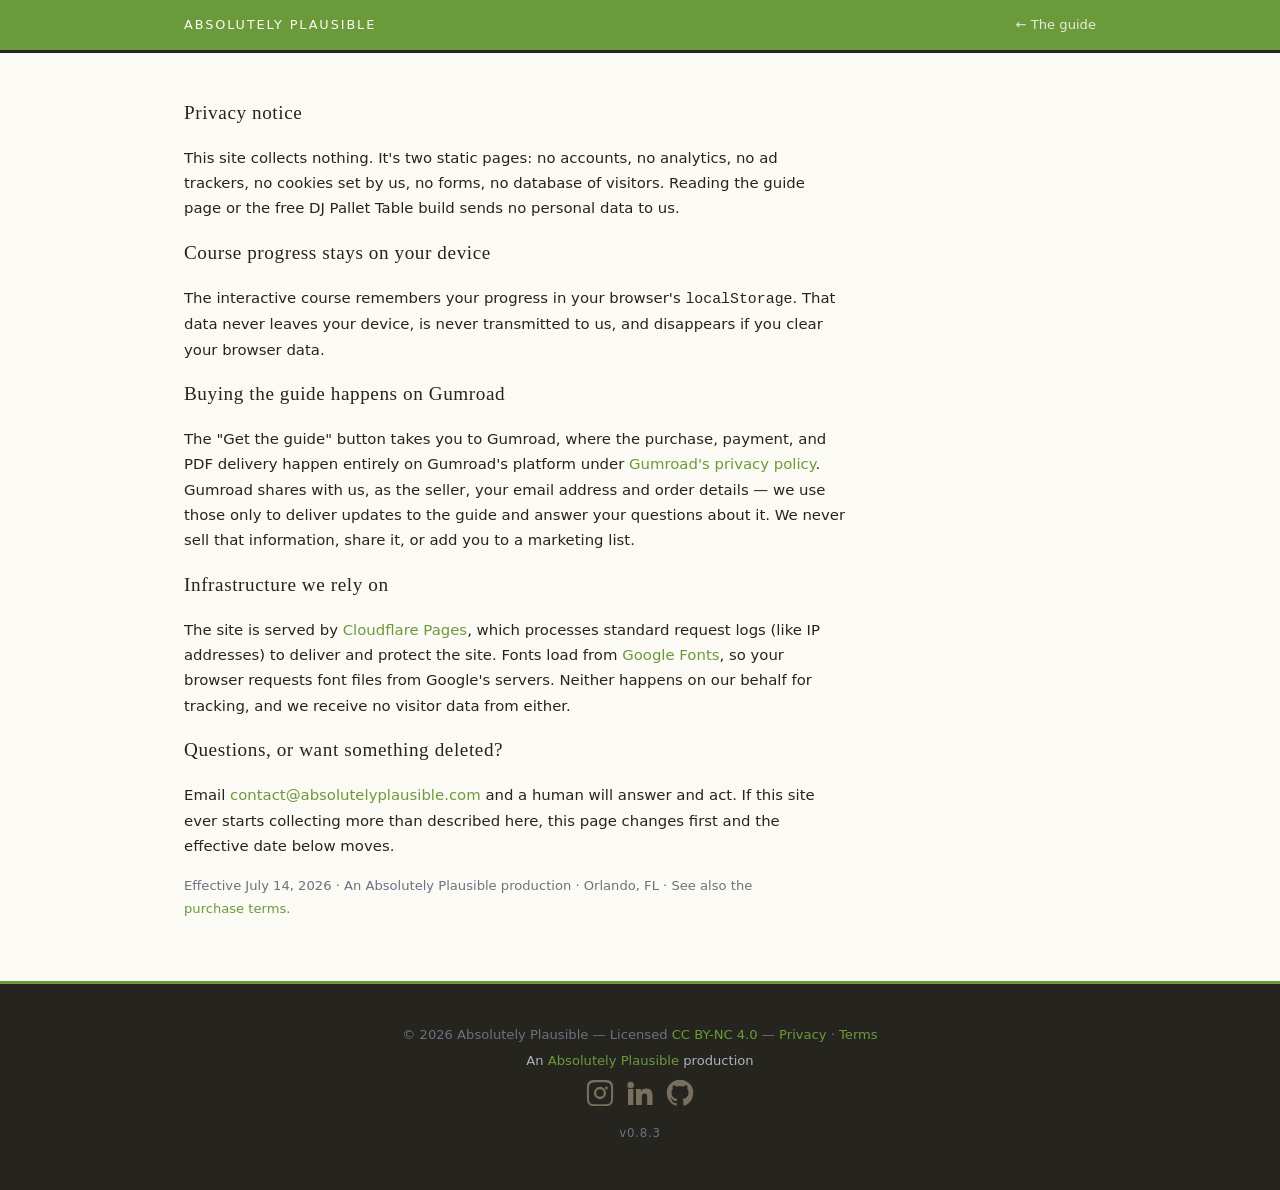
<file: privacy.html>
<!DOCTYPE html>
<html lang="en">
<head>
  <meta charset="UTF-8">
  <meta name="viewport" content="width=device-width, initial-scale=1.0">
  <title>Privacy Notice — Build Real Things from Pallet Wood</title>
  <meta name="description" content="What this site collects (nothing), how the Gumroad purchase works, and the infrastructure the site relies on. No accounts, no analytics, no cookies.">
  <meta property="og:title" content="Privacy Notice — Build Real Things from Pallet Wood">
  <meta property="og:url" content="https://diy.recyclopedia.cc/privacy.html">
  <meta property="og:type" content="website">
  <link rel="preconnect" href="https://fonts.googleapis.com">
  <link rel="preconnect" href="https://fonts.gstatic.com" crossorigin>
  <link href="https://fonts.googleapis.com/css2?family=Share+Tech+Mono&display=swap" rel="stylesheet">
  <link rel="stylesheet" href="style.css">
</head>
<body class="gr">

  <!-- TOP BAR -->
  <nav class="gr-nav">
    <div class="container">
      <a class="wordmark" href="/">Absolutely Plausible</a>
      <a class="back" href="index.html">← The guide</a>
    </div>
  </nav>

  <section class="gr-section">
    <div class="container">
      <h2>Privacy notice</h2>
      <p class="gr-prose">
        This site collects nothing. It's two static pages: no accounts, no
        analytics, no ad trackers, no cookies set by us, no forms, no database of
        visitors. Reading the guide page or the free DJ Pallet Table build sends
        no personal data to us.
      </p>

      <h2>Course progress stays on your device</h2>
      <p class="gr-prose">
        The interactive course remembers your progress in your browser's
        <code>localStorage</code>. That data never leaves your device, is never
        transmitted to us, and disappears if you clear your browser data.
      </p>

      <h2>Buying the guide happens on Gumroad</h2>
      <p class="gr-prose">
        The "Get the guide" button takes you to Gumroad, where the purchase,
        payment, and PDF delivery happen entirely on Gumroad's platform under
        <a href="https://gumroad.com/privacy" target="_blank" rel="noopener">Gumroad's privacy policy</a>.
        Gumroad shares with us, as the seller, your email address and order
        details — we use those only to deliver updates to the guide and answer
        your questions about it. We never sell that information, share it, or
        add you to a marketing list.
      </p>

      <h2>Infrastructure we rely on</h2>
      <p class="gr-prose">
        The site is served by <a href="https://www.cloudflare.com/privacypolicy/" target="_blank" rel="noopener">Cloudflare Pages</a>,
        which processes standard request logs (like IP addresses) to deliver and
        protect the site. Fonts load from
        <a href="https://policies.google.com/privacy" target="_blank" rel="noopener">Google Fonts</a>,
        so your browser requests font files from Google's servers. Neither happens
        on our behalf for tracking, and we receive no visitor data from either.
      </p>

      <h2>Questions, or want something deleted?</h2>
      <p class="gr-prose">
        Email <a href="mailto:contact@absolutelyplausible.com">contact@absolutelyplausible.com</a>
        and a human will answer and act. If this site ever starts collecting more
        than described here, this page changes first and the effective date below
        moves.
      </p>

      <p class="gr-prose license">
        Effective July 14, 2026 · An Absolutely Plausible production · Orlando, FL ·
        See also the <a href="terms.html">purchase terms</a>.
      </p>
    </div>
  </section>

  <!-- FOOTER -->
  <footer class="site-footer">
    <div class="site-footer__inner">
      <p class="footer-license">© 2026 Absolutely Plausible — Licensed <a href="https://creativecommons.org/licenses/by-nc/4.0/" target="_blank" rel="noopener">CC BY-NC 4.0</a> — <a href="privacy.html">Privacy</a> · <a href="terms.html">Terms</a></p>
      <p>An <a href="https://absolutelyplausible.com" target="_blank" rel="noopener">Absolutely Plausible</a> production</p>
      <p class="footer-social">
        <a href="https://www.instagram.com/absolutelyplausible/" target="_blank" rel="noopener" aria-label="Absolutely Plausible on Instagram"><svg viewBox="0 0 24 24" fill="currentColor" aria-hidden="true"><path d="M12 2.2c3.2 0 3.6 0 4.85.07 3.25.15 4.77 1.69 4.92 4.92.06 1.25.07 1.63.07 4.81s-.01 3.56-.07 4.81c-.15 3.23-1.66 4.77-4.92 4.92-1.25.06-1.63.07-4.85.07s-3.6-.01-4.85-.07c-3.26-.15-4.77-1.7-4.92-4.92-.06-1.25-.07-1.63-.07-4.81s.01-3.56.07-4.81c.15-3.23 1.66-4.77 4.92-4.92C8.4 2.2 8.8 2.2 12 2.2zm0 1.8c-3.14 0-3.5.01-4.73.07-2.27.1-3.4 1.24-3.5 3.5-.06 1.23-.07 1.59-.07 4.73s.01 3.5.07 4.73c.1 2.26 1.23 3.4 3.5 3.5 1.23.06 1.59.07 4.73.07s3.5-.01 4.73-.07c2.27-.1 3.4-1.24 3.5-3.5.06-1.23.07-1.59.07-4.73s-.01-3.5-.07-4.73c-.1-2.26-1.23-3.4-3.5-3.5C15.5 4.01 15.14 4 12 4zm0 3.4a4.6 4.6 0 1 1 0 9.2 4.6 4.6 0 0 1 0-9.2zm0 1.8a2.8 2.8 0 1 0 0 5.6 2.8 2.8 0 0 0 0-5.6zm4.8-2a1.08 1.08 0 1 1 0 2.16 1.08 1.08 0 0 1 0-2.16z"/></svg></a>
        <a href="https://linkedin.com/in/mestrinho" target="_blank" rel="noopener" aria-label="Absolutely Plausible on LinkedIn"><svg viewBox="0 0 24 24" fill="currentColor" aria-hidden="true"><path d="M4.98 3.5a2.5 2.5 0 1 1 0 5 2.5 2.5 0 0 1 0-5zM3 9h4v12H3zM9 9h3.8v1.7h.05c.53-1 1.83-2.05 3.77-2.05 4.03 0 4.78 2.65 4.78 6.1V21h-4v-5.6c0-1.34-.03-3.06-1.87-3.06-1.87 0-2.16 1.46-2.16 2.96V21H9z"/></svg></a>
        <a href="https://github.com/wmestrinho" target="_blank" rel="noopener" aria-label="Absolutely Plausible on GitHub"><svg viewBox="0 0 24 24" fill="currentColor" aria-hidden="true"><path d="M12 2a10 10 0 0 0-3.16 19.49c.5.09.68-.22.68-.48v-1.7c-2.78.6-3.37-1.34-3.37-1.34-.46-1.16-1.11-1.47-1.11-1.47-.91-.62.07-.6.07-.6 1 .07 1.53 1.03 1.53 1.03.9 1.53 2.36 1.09 2.93.84.09-.65.35-1.09.63-1.34-2.22-.25-4.56-1.11-4.56-4.94 0-1.09.39-1.98 1.03-2.68-.1-.25-.45-1.27.1-2.65 0 0 .84-.27 2.75 1.02a9.6 9.6 0 0 1 5 0c1.91-1.29 2.75-1.02 2.75-1.02.55 1.38.2 2.4.1 2.65.64.7 1.03 1.59 1.03 2.68 0 3.84-2.34 4.68-4.57 4.93.36.31.68.92.68 1.85v2.74c0 .26.18.58.69.48A10 10 0 0 0 12 2z"/></svg></a>
      </p>
      <p class="footer-version">v0.8.3</p>
    </div>
  </footer>

</body>
</html>
</file>
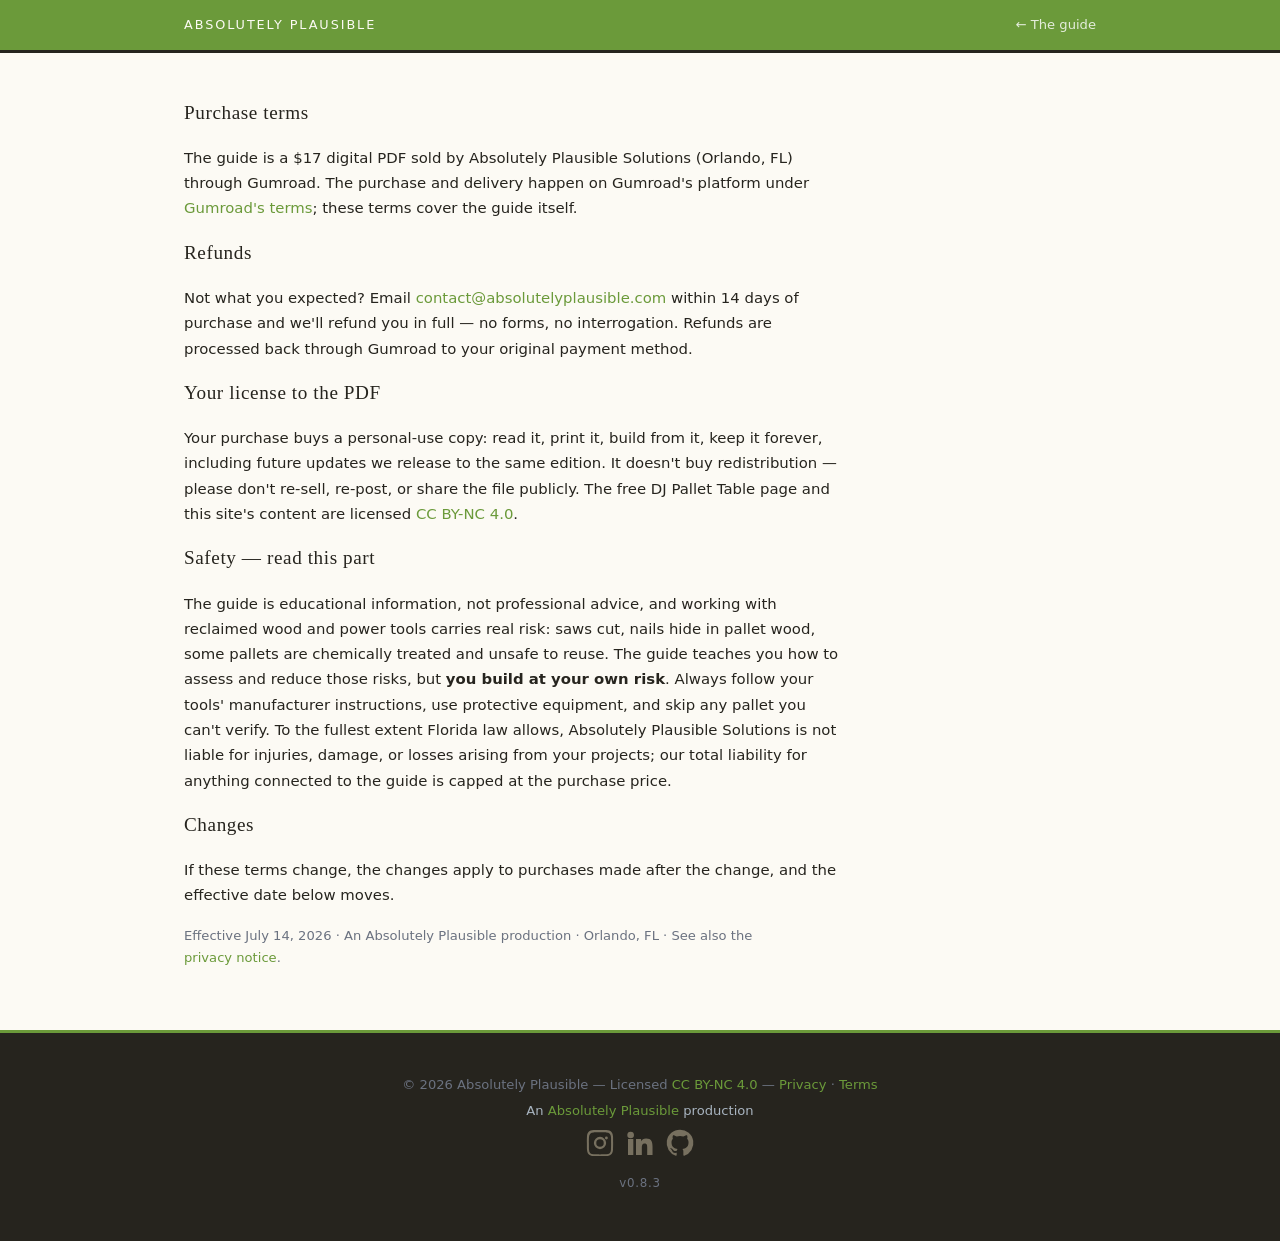
<file: terms.html>
<!DOCTYPE html>
<html lang="en">
<head>
  <meta charset="UTF-8">
  <meta name="viewport" content="width=device-width, initial-scale=1.0">
  <title>Purchase Terms &amp; Safety — Build Real Things from Pallet Wood</title>
  <meta name="description" content="Terms for the $17 pallet-furniture guide: Gumroad purchase, refunds, personal-use license, and the safety disclaimer that comes with any power-tool project.">
  <meta property="og:title" content="Purchase Terms &amp; Safety — Build Real Things from Pallet Wood">
  <meta property="og:url" content="https://diy.recyclopedia.cc/terms.html">
  <meta property="og:type" content="website">
  <link rel="preconnect" href="https://fonts.googleapis.com">
  <link rel="preconnect" href="https://fonts.gstatic.com" crossorigin>
  <link href="https://fonts.googleapis.com/css2?family=Share+Tech+Mono&display=swap" rel="stylesheet">
  <link rel="stylesheet" href="style.css">
</head>
<body class="gr">

  <!-- TOP BAR -->
  <nav class="gr-nav">
    <div class="container">
      <a class="wordmark" href="/">Absolutely Plausible</a>
      <a class="back" href="index.html">← The guide</a>
    </div>
  </nav>

  <section class="gr-section">
    <div class="container">
      <h2>Purchase terms</h2>
      <p class="gr-prose">
        The guide is a $17 digital PDF sold by Absolutely Plausible Solutions
        (Orlando, FL) through Gumroad. The purchase and delivery happen on
        Gumroad's platform under
        <a href="https://gumroad.com/terms" target="_blank" rel="noopener">Gumroad's terms</a>;
        these terms cover the guide itself.
      </p>

      <h2>Refunds</h2>
      <p class="gr-prose">
        Not what you expected? Email
        <a href="mailto:contact@absolutelyplausible.com">contact@absolutelyplausible.com</a>
        within 14 days of purchase and we'll refund you in full — no forms, no
        interrogation. Refunds are processed back through Gumroad to your
        original payment method.
      </p>

      <h2>Your license to the PDF</h2>
      <p class="gr-prose">
        Your purchase buys a personal-use copy: read it, print it, build from it,
        keep it forever, including future updates we release to the same edition.
        It doesn't buy redistribution — please don't re-sell, re-post, or share
        the file publicly. The free DJ Pallet Table page and this site's content
        are licensed
        <a href="https://creativecommons.org/licenses/by-nc/4.0/" target="_blank" rel="noopener">CC BY-NC 4.0</a>.
      </p>

      <h2>Safety — read this part</h2>
      <p class="gr-prose">
        The guide is educational information, not professional advice, and
        working with reclaimed wood and power tools carries real risk: saws cut,
        nails hide in pallet wood, some pallets are chemically treated and unsafe
        to reuse. The guide teaches you how to assess and reduce those risks, but
        <strong>you build at your own risk</strong>. Always follow your tools'
        manufacturer instructions, use protective equipment, and skip any pallet
        you can't verify. To the fullest extent Florida law allows, Absolutely
        Plausible Solutions is not liable for injuries, damage, or losses arising
        from your projects; our total liability for anything connected to the
        guide is capped at the purchase price.
      </p>

      <h2>Changes</h2>
      <p class="gr-prose">
        If these terms change, the changes apply to purchases made after the
        change, and the effective date below moves.
      </p>

      <p class="gr-prose license">
        Effective July 14, 2026 · An Absolutely Plausible production · Orlando, FL ·
        See also the <a href="privacy.html">privacy notice</a>.
      </p>
    </div>
  </section>

  <!-- FOOTER -->
  <footer class="site-footer">
    <div class="site-footer__inner">
      <p class="footer-license">© 2026 Absolutely Plausible — Licensed <a href="https://creativecommons.org/licenses/by-nc/4.0/" target="_blank" rel="noopener">CC BY-NC 4.0</a> — <a href="privacy.html">Privacy</a> · <a href="terms.html">Terms</a></p>
      <p>An <a href="https://absolutelyplausible.com" target="_blank" rel="noopener">Absolutely Plausible</a> production</p>
      <p class="footer-social">
        <a href="https://www.instagram.com/absolutelyplausible/" target="_blank" rel="noopener" aria-label="Absolutely Plausible on Instagram"><svg viewBox="0 0 24 24" fill="currentColor" aria-hidden="true"><path d="M12 2.2c3.2 0 3.6 0 4.85.07 3.25.15 4.77 1.69 4.92 4.92.06 1.25.07 1.63.07 4.81s-.01 3.56-.07 4.81c-.15 3.23-1.66 4.77-4.92 4.92-1.25.06-1.63.07-4.85.07s-3.6-.01-4.85-.07c-3.26-.15-4.77-1.7-4.92-4.92-.06-1.25-.07-1.63-.07-4.81s.01-3.56.07-4.81c.15-3.23 1.66-4.77 4.92-4.92C8.4 2.2 8.8 2.2 12 2.2zm0 1.8c-3.14 0-3.5.01-4.73.07-2.27.1-3.4 1.24-3.5 3.5-.06 1.23-.07 1.59-.07 4.73s.01 3.5.07 4.73c.1 2.26 1.23 3.4 3.5 3.5 1.23.06 1.59.07 4.73.07s3.5-.01 4.73-.07c2.27-.1 3.4-1.24 3.5-3.5.06-1.23.07-1.59.07-4.73s-.01-3.5-.07-4.73c-.1-2.26-1.23-3.4-3.5-3.5C15.5 4.01 15.14 4 12 4zm0 3.4a4.6 4.6 0 1 1 0 9.2 4.6 4.6 0 0 1 0-9.2zm0 1.8a2.8 2.8 0 1 0 0 5.6 2.8 2.8 0 0 0 0-5.6zm4.8-2a1.08 1.08 0 1 1 0 2.16 1.08 1.08 0 0 1 0-2.16z"/></svg></a>
        <a href="https://linkedin.com/in/mestrinho" target="_blank" rel="noopener" aria-label="Absolutely Plausible on LinkedIn"><svg viewBox="0 0 24 24" fill="currentColor" aria-hidden="true"><path d="M4.98 3.5a2.5 2.5 0 1 1 0 5 2.5 2.5 0 0 1 0-5zM3 9h4v12H3zM9 9h3.8v1.7h.05c.53-1 1.83-2.05 3.77-2.05 4.03 0 4.78 2.65 4.78 6.1V21h-4v-5.6c0-1.34-.03-3.06-1.87-3.06-1.87 0-2.16 1.46-2.16 2.96V21H9z"/></svg></a>
        <a href="https://github.com/wmestrinho" target="_blank" rel="noopener" aria-label="Absolutely Plausible on GitHub"><svg viewBox="0 0 24 24" fill="currentColor" aria-hidden="true"><path d="M12 2a10 10 0 0 0-3.16 19.49c.5.09.68-.22.68-.48v-1.7c-2.78.6-3.37-1.34-3.37-1.34-.46-1.16-1.11-1.47-1.11-1.47-.91-.62.07-.6.07-.6 1 .07 1.53 1.03 1.53 1.03.9 1.53 2.36 1.09 2.93.84.09-.65.35-1.09.63-1.34-2.22-.25-4.56-1.11-4.56-4.94 0-1.09.39-1.98 1.03-2.68-.1-.25-.45-1.27.1-2.65 0 0 .84-.27 2.75 1.02a9.6 9.6 0 0 1 5 0c1.91-1.29 2.75-1.02 2.75-1.02.55 1.38.2 2.4.1 2.65.64.7 1.03 1.59 1.03 2.68 0 3.84-2.34 4.68-4.57 4.93.36.31.68.92.68 1.85v2.74c0 .26.18.58.69.48A10 10 0 0 0 12 2z"/></svg></a>
      </p>
      <p class="footer-version">v0.8.3</p>
    </div>
  </footer>

</body>
</html>
</file>
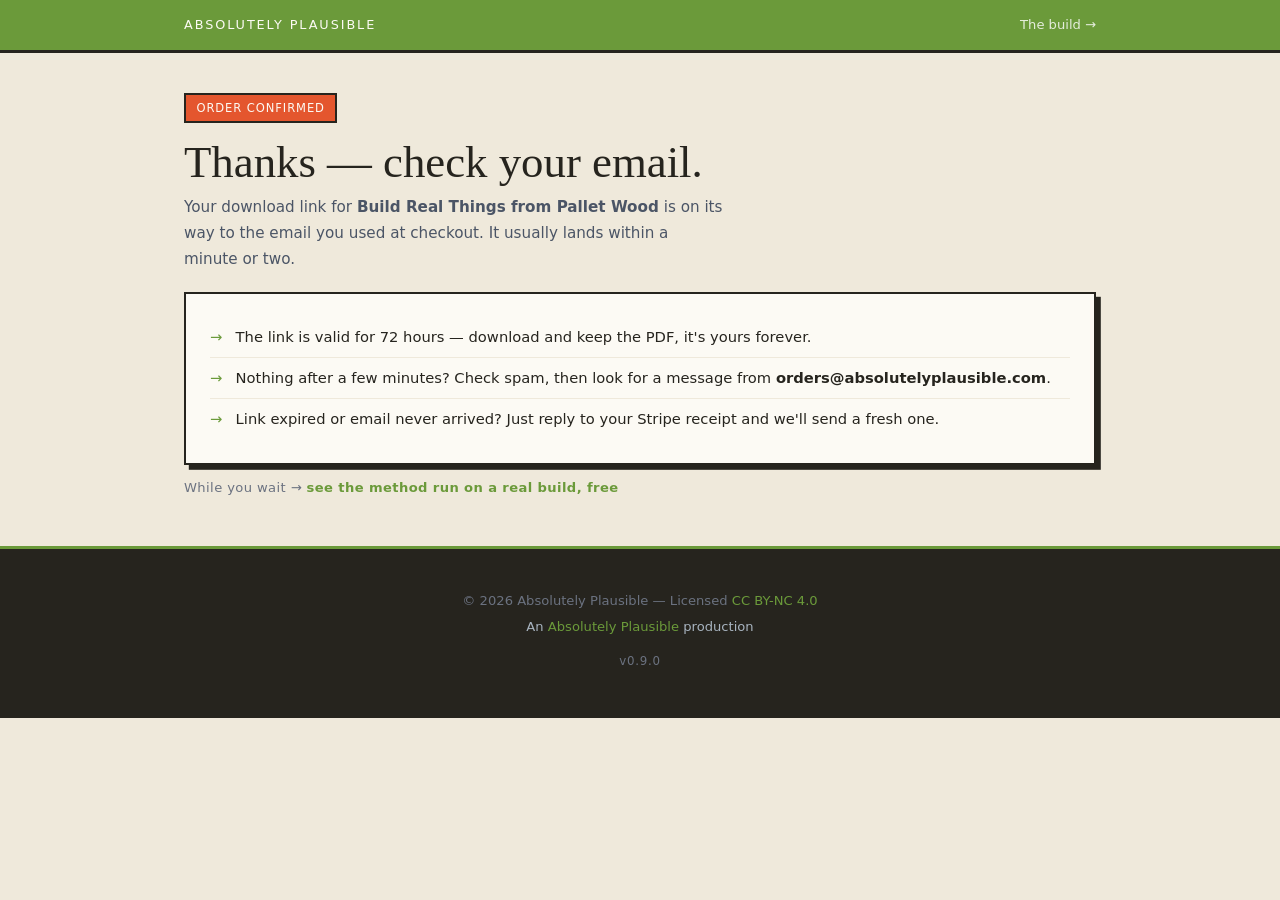
<file: thanks.html>
<!DOCTYPE html>
<html lang="en">
<head>
  <meta charset="UTF-8">
  <meta name="viewport" content="width=device-width, initial-scale=1.0">
  <title>Thanks — check your email — Absolutely Plausible</title>
  <meta name="description" content="Order confirmed. Your download link is on its way by email.">
  <meta name="robots" content="noindex">
  <link rel="preconnect" href="https://fonts.googleapis.com">
  <link rel="preconnect" href="https://fonts.gstatic.com" crossorigin>
  <link href="https://fonts.googleapis.com/css2?family=Share+Tech+Mono&display=swap" rel="stylesheet">
  <link rel="stylesheet" href="style.css">
</head>
<body class="gr">

  <!-- TOP BAR -->
  <nav class="gr-nav">
    <div class="container">
      <a class="wordmark" href="/">Absolutely Plausible</a>
      <a class="back" href="dj-pallet-table.html">The build →</a>
    </div>
  </nav>

  <!-- CONFIRMATION -->
  <header class="gr-hero">
    <div class="container">
      <span class="gr-tag">Order confirmed</span>
      <h1 class="gr-title">Thanks — check your email.</h1>
      <p class="gr-sub">Your download link for <strong>Build Real Things from Pallet Wood</strong> is on its way to the email you used at checkout. It usually lands within a minute or two.</p>
      <div class="gr-card">
        <ul class="gr-list">
          <li>The link is valid for 72 hours — download and keep the PDF, it's yours forever.</li>
          <li>Nothing after a few minutes? Check spam, then look for a message from <strong>orders@absolutelyplausible.com</strong>.</li>
          <li>Link expired or email never arrived? Just reply to your Stripe receipt and we'll send a fresh one.</li>
        </ul>
      </div>
      <p class="gr-proof">While you wait → <a href="dj-pallet-table.html">see the method run on a real build, free</a></p>
    </div>
  </header>

  <!-- FOOTER -->
  <footer class="site-footer">
    <div class="site-footer__inner">
      <p class="footer-license">© 2026 Absolutely Plausible — Licensed <a href="https://creativecommons.org/licenses/by-nc/4.0/" target="_blank" rel="noopener">CC BY-NC 4.0</a></p>
      <p>An <a href="https://absolutelyplausible.com" target="_blank" rel="noopener">Absolutely Plausible</a> production</p>
      <p class="footer-version">v0.9.0</p>
    </div>
  </footer>

</body>
</html>
</file>
<file: style.css>
*, *::before, *::after { box-sizing: border-box; margin: 0; padding: 0; }

:root {
  --primary: #6b9a3a;
  --primary-deep: #3c5e2c;
  --dark: #26241e;
  --accent: #e4562e;
  --beet: #8a2450;
  --bg: #efe9db;
  --surface-alt: #f4efe4;
  --line: #e4ddcc;
  --muted: #77705f;
  --white: #fcfaf4;
  --font-body: 'Hanken Grotesk', system-ui, -apple-system, sans-serif;
  --font-display: 'Newsreader', Georgia, serif;
  --font-label: 'Share Tech Mono', ui-monospace, monospace;
}

body {
  font-family: var(--font-body);
  background: var(--bg);
  color: var(--dark);
  line-height: 1.6;
  -webkit-font-smoothing: antialiased;
}

a { color: var(--primary); text-decoration: none; }
a:hover { color: var(--accent); }

.container {
  max-width: 960px;
  margin: 0 auto;
  padding: 0 1.5rem;
}

h1,
h2,
h3 {
  font-family: var(--font-display);
  font-weight: 500;
}

/* HERO */
.hero {
  background: var(--dark);
  color: var(--white);
  padding: 4rem 0 3rem;
  text-align: center;
}

.wordmark {
  font-size: 0.85rem;
  letter-spacing: 0.15em;
  text-transform: uppercase;
  color: var(--primary);
  margin-bottom: 1.5rem;
}

.hero h1 {
  font-size: clamp(1.6rem, 4vw, 2.4rem);
  line-height: 1.2;
  margin-bottom: 1rem;
  color: var(--white);
}

.subhead {
  font-size: 0.95rem;
  color: #a8b4c0;
  max-width: 540px;
  margin: 0 auto 2rem;
  line-height: 1.7;
}

.hero-img {
  width: 100%;
  max-width: 720px;
  height: auto;
  display: block;
  margin: 0 auto 2.5rem;
  border-radius: 3px;
  box-shadow: 0 4px 24px rgba(0,0,0,0.45);
}

.btn-buy {
  display: inline-block;
  background: var(--primary);
  color: var(--white);
  padding: 0.85rem 2.2rem;
  font-family: inherit;
  font-size: 1rem;
  letter-spacing: 0.05em;
  text-decoration: none;
  border-radius: 2px;
  transition: background 0.15s;
}

.btn-buy:hover {
  background: var(--accent);
  color: var(--white);
}

/* WHAT'S INSIDE */
.inside {
  padding: 3.5rem 0;
  background: var(--white);
}

.inside h2, .build h2, .about h2 {
  font-size: 1.1rem;
  letter-spacing: 0.06em;
  margin-bottom: 1.5rem;
}

.inside h2 { color: var(--primary); }

.inside ul {
  list-style: none;
  padding: 0;
  margin-bottom: 1.5rem;
}

.inside ul li {
  padding: 0.55rem 0 0.55rem 1.6rem;
  border-bottom: 1px solid var(--bg);
  position: relative;
  font-size: 0.92rem;
  line-height: 1.5;
}

.inside ul li:last-child { border-bottom: none; }

.inside ul li::before {
  content: '→';
  position: absolute;
  left: 0;
  color: var(--primary);
}

.proof-line {
  font-size: 0.8rem;
  color: #6b7280;
  letter-spacing: 0.05em;
}

/* THE BUILD */
.build {
  padding: 3.5rem 0;
  background: var(--bg);
}

.build h2 { color: var(--dark); }

.photo-grid {
  display: grid;
  grid-template-columns: repeat(auto-fill, minmax(200px, 1fr));
  gap: 0.5rem;
  margin-bottom: 1rem;
}

.photo-grid img {
  width: 100%;
  height: 150px;
  object-fit: cover;
  border-radius: 2px;
  display: block;
}

.build-intro {
  font-size: 0.92rem;
  max-width: 620px;
  margin-bottom: 1.5rem;
  line-height: 1.6;
}

.caption {
  font-size: 0.78rem;
  color: #6b7280;
  letter-spacing: 0.05em;
}

.build-cta {
  margin-top: 1rem;
  font-size: 0.95rem;
}

.build-cta a { font-weight: 700; }

/* ABOUT */
.about {
  padding: 3.5rem 0;
  background: var(--white);
}

.about h2 { color: var(--primary); }

.about p {
  font-size: 0.92rem;
  max-width: 620px;
  margin-bottom: 1rem;
}

.about p:last-child { margin-bottom: 0; }

.license {
  font-size: 0.8rem;
  color: #6b7280;
}

/* BUY BOTTOM */
.buy-bottom {
  background: var(--dark);
  color: var(--white);
  padding: 4rem 0;
  text-align: center;
}

.delivery-note {
  margin-top: 1rem;
  font-size: 0.82rem;
  color: #a8b4c0;
}

@media (max-width: 520px) {
  .photo-grid {
    grid-template-columns: repeat(2, 1fr);
  }
  .photo-grid img { height: 120px; }
  .hero { padding: 3rem 0 2.5rem; }
}

/* ============================================================
   DJ CASE STUDY — Gumroad-style UI/UX, recolored to AP palette
   (scoped to body.gr; the brutalist flat look — hard navy
   borders + offset drop-shadows + press-on-hover buttons)
   ============================================================ */

body.gr {
  --gr-border: 2px solid var(--dark);
  --gr-shadow: 0.3rem 0.3rem 0 var(--dark);
  --gr-shadow-sm: 0.2rem 0.2rem 0 var(--dark);
}

/* Top bar */
.gr-nav {
  background: var(--primary);
  border-bottom: 3px solid var(--dark);
}
.gr-nav .container {
  display: flex;
  align-items: center;
  justify-content: space-between;
  padding-top: 0.9rem;
  padding-bottom: 0.9rem;
}
.gr-nav .wordmark {
  margin: 0;
  font-size: 0.8rem;
  letter-spacing: 0.15em;
  text-transform: uppercase;
  color: var(--white);
}
.gr-nav .back { color: rgba(255,255,255,0.82); font-size: 0.82rem; }
.gr-nav .back:hover { color: var(--white); }

/* Press-on-hover button (Gumroad signature) */
.gr-btn {
  display: inline-block;
  background: var(--primary);
  color: var(--white);
  border: var(--gr-border);
  box-shadow: var(--gr-shadow);
  padding: 0.85rem 2rem;
  font-family: inherit;
  font-size: 1rem;
  letter-spacing: 0.04em;
  border-radius: 0;
  transition: transform 0.1s ease, box-shadow 0.1s ease, background 0.1s ease;
}
.gr-btn:hover {
  background: var(--accent);
  color: var(--white);
  transform: translate(0.12rem, 0.12rem);
  box-shadow: var(--gr-shadow-sm);
}
.gr-btn:active {
  transform: translate(0.3rem, 0.3rem);
  box-shadow: 0 0 0 var(--dark);
}

/* Tag / pill */
.gr-tag {
  display: inline-block;
  background: var(--accent);
  color: var(--white);
  border: var(--gr-border);
  padding: 0.25rem 0.65rem;
  font-size: 0.72rem;
  letter-spacing: 0.08em;
  text-transform: uppercase;
  margin-bottom: 0.9rem;
}
.gr-pills { display: flex; flex-wrap: wrap; gap: 0.5rem; margin-top: 1.2rem; }
.gr-pill {
  display: inline-block;
  background: var(--white);
  border: var(--gr-border);
  box-shadow: var(--gr-shadow-sm);
  padding: 0.35rem 0.75rem;
  font-size: 0.78rem;
}

/* Hero / product header */
.gr-hero { background: var(--bg); padding: 2.5rem 0 3rem; }
.gr-hero-grid {
  display: grid;
  grid-template-columns: 1.5fr 1fr;
  gap: 2rem;
  align-items: start;
}
.gr-cover {
  width: 100%;
  display: block;
  border: var(--gr-border);
  box-shadow: 0.45rem 0.45rem 0 var(--dark);
  margin-bottom: 1.5rem;
}
.gr-title {
  font-size: clamp(1.8rem, 5vw, 2.8rem);
  line-height: 1.1;
  color: var(--dark);
  margin-bottom: 0.5rem;
}
.gr-by { font-size: 0.9rem; color: #4b5566; margin-bottom: 1rem; }
.gr-by strong { color: var(--primary); }
.gr-lede { font-size: 0.95rem; line-height: 1.7; max-width: 60ch; }

/* Buy box (sticky on desktop) */
.gr-buybox {
  background: var(--white);
  border: var(--gr-border);
  box-shadow: var(--gr-shadow);
  padding: 1.4rem;
  position: sticky;
  top: 1.5rem;
}
.gr-buybox-price {
  font-size: 1.4rem;
  font-weight: 700;
  color: var(--dark);
  margin-bottom: 0.4rem;
}
.gr-buybox-note { font-size: 0.82rem; color: #6b7280; margin-bottom: 1.1rem; line-height: 1.5; }
.gr-buybox .gr-btn { display: block; text-align: center; }
.gr-glance { width: 100%; border-collapse: collapse; margin: 1.3rem 0 0.5rem; }
.gr-glance th, .gr-glance td {
  text-align: left;
  vertical-align: top;
  padding: 0.45rem 0;
  font-size: 0.8rem;
  border-bottom: 1px solid var(--bg);
  line-height: 1.45;
}
.gr-glance th { color: var(--primary); white-space: nowrap; padding-right: 0.8rem; width: 1%; }
.gr-glance tr:last-child th, .gr-glance tr:last-child td { border-bottom: none; }
.gr-collab { font-size: 0.74rem; color: #6b7280; line-height: 1.5; margin-top: 0.6rem; }
.gr-collab strong { color: var(--dark); }

/* Content sections */
.gr-section { padding: 2.8rem 0; background: var(--white); }
.gr-section--alt { background: var(--bg); }
.gr-section--band { background: var(--dark); }
.gr-section--band h2 { color: var(--white); }
.gr-section h2 {
  font-size: 1.2rem;
  letter-spacing: 0.03em;
  margin-bottom: 1.1rem;
  display: flex;
  align-items: center;
  flex-wrap: wrap;
  gap: 0.1rem;
  color: var(--dark);
}
.gr-section p { font-size: 0.93rem; line-height: 1.7; max-width: 70ch; margin-bottom: 1rem; }

/* Step number badge */
.step-badge {
  display: inline-flex;
  align-items: center;
  justify-content: center;
  width: 1.9em;
  height: 1.9em;
  background: var(--primary);
  color: var(--white);
  border: var(--gr-border);
  font-weight: 700;
  margin-right: 0.4em;
  font-size: 0.85em;
}

/* Photo grid — bordered, offset-shadowed thumbnails */
.gr-grid {
  display: grid;
  grid-template-columns: repeat(auto-fill, minmax(180px, 1fr));
  gap: 0.9rem;
  margin: 1.2rem 0 1.4rem;
}
.gr-grid img {
  width: 100%;
  height: 170px;
  object-fit: cover;
  display: block;
  border: var(--gr-border);
  box-shadow: var(--gr-shadow-sm);
}

/* Takeaway callout */
.takeaway {
  background: var(--white);
  border: var(--gr-border);
  border-left: 6px solid var(--primary);
  box-shadow: var(--gr-shadow-sm);
  padding: 0.9rem 1.1rem;
  font-size: 0.9rem !important;
  line-height: 1.6;
  max-width: none !important;
}
.takeaway strong { color: var(--accent); }
.gr-section--alt .takeaway { background: var(--white); }

/* Vertical scroll timeline (DJ case study) — dated spine + expandable cards */
.vtl { position: relative; max-width: 720px; margin: 0.5rem auto 0; }
.vtl::before {                       /* the spine */
  content: '';
  position: absolute;
  top: 0.5rem; bottom: 0.5rem;
  left: 96px;
  width: 3px;
  background: var(--primary);
  transform: translateX(-50%);
}
.vtl-item {
  position: relative;
  display: grid;
  grid-template-columns: 78px 1fr;
  gap: 2rem;
  margin-bottom: 1.8rem;
  align-items: start;
}
.vtl-date {
  text-align: right;
  font-size: 0.78rem;
  font-weight: 700;
  letter-spacing: 0.03em;
  color: var(--primary);
  padding-top: 0.9rem;
}
.vtl-item::before {                  /* node dot on the spine */
  content: '';
  position: absolute;
  left: 96px;
  top: 1rem;
  width: 15px; height: 15px;
  background: var(--primary);
  border: 3px solid var(--white);
  border-radius: 50%;
  transform: translateX(-50%);
  box-shadow: 0 0 0 2px var(--primary);
  z-index: 2;
}
.vtl-item::after {                   /* connector stub from spine to card */
  content: '';
  position: absolute;
  left: 96px;
  top: calc(1rem + 6px);
  width: 2rem;
  height: 3px;
  background: var(--primary);
  z-index: 1;
}
.vtl-card {
  background: var(--white);
  border: var(--gr-border);
  box-shadow: var(--gr-shadow);
  overflow: hidden;
  transition: transform 0.1s ease, box-shadow 0.1s ease;
}
.vtl-card:hover { transform: translate(-0.08rem, -0.08rem); box-shadow: 0.4rem 0.4rem 0 var(--dark); }
.vtl-photo {
  width: 100%;
  height: 210px;
  object-fit: cover;
  display: block;
  border-bottom: var(--gr-border);
}
.vtl-head {
  display: block;
  width: 100%;
  text-align: left;
  background: none;
  border: none;
  font-family: inherit;
  padding: 1rem 1.1rem;
  cursor: pointer;
}
.vtl-h-title { display: block; font-size: 1rem; font-weight: 700; color: var(--dark); margin-bottom: 0.3rem; }
.vtl-h-short { display: block; font-size: 0.88rem; color: #4b5566; line-height: 1.55; }
.vtl-more {
  display: inline-block;
  margin-top: 0.7rem;
  font-size: 0.78rem;
  font-weight: 700;
  color: var(--primary);
  letter-spacing: 0.03em;
}
.vtl-detail {
  display: none;
  padding: 0 1.1rem 1.1rem;
  font-size: 0.88rem;
  line-height: 1.65;
  color: #2c3242;
}
.vtl-detail p { margin: 0 0 0.7rem; }
.vtl-detail p:last-child { margin-bottom: 0; }
.vtl-detail a { font-weight: 700; }
.vtl-card.is-open .vtl-detail { display: block; }

/* phase chapter markers on the spine */
.vtl-phase {
  position: relative;
  display: grid;
  grid-template-columns: 78px 1fr;
  gap: 2rem;
  align-items: center;
  margin: 2.6rem 0 1.6rem;
  z-index: 2;
}
.vtl-phase:first-child { margin-top: 1.4rem; }
.vtl-phase-dates {
  text-align: right;
  font-family: var(--font-label);
  font-size: 0.68rem;
  color: var(--muted);
}
.vtl-phase-band {
  justify-self: start;
  display: inline-block;
  background: var(--dark);
  color: var(--white);
  border: var(--gr-border);
  box-shadow: var(--gr-shadow-sm);
  padding: 0.45rem 0.9rem;
  font-family: var(--font-label);
  font-size: 0.72rem;
  letter-spacing: 0.12em;
  text-transform: uppercase;
}
.vtl-phase-band .num { color: var(--accent); margin-right: 0.6rem; }

/* the one visible rule each card teaches */
.vtl-lesson {
  display: block;
  margin: 0 1.1rem 1rem;
  padding: 0.55rem 0.75rem;
  background: var(--surface-alt);
  border-left: 6px solid var(--accent);
  font-family: var(--font-label);
  font-size: 0.78rem;
  line-height: 1.5;
  color: var(--dark);
}

/* install finale node + media grid (photos land here post-install) */
.vtl-item--install::before { background: var(--accent); box-shadow: 0 0 0 2px var(--dark); }
.vtl-media {
  display: grid;
  grid-template-columns: repeat(3, 1fr);
  gap: 0.5rem;
  padding: 0 1.1rem 1.1rem;
}
.vtl-media img {
  width: 100%;
  height: 110px;
  object-fit: cover;
  display: block;
  border: var(--gr-border);
}
.vtl-tag {
  display: inline-block;
  background: var(--accent);
  color: var(--white);
  border: var(--gr-border);
  padding: 0.2rem 0.6rem;
  margin: 1rem 1.1rem 0;
  font-size: 0.68rem;
  letter-spacing: 0.08em;
  text-transform: uppercase;
}

@media (max-width: 600px) {
  .vtl::before { left: 52px; }
  .vtl-item { grid-template-columns: 42px 1fr; gap: 1.1rem; }
  .vtl-item::before { left: 52px; }
  .vtl-item::after { left: 52px; width: 1.1rem; }
  .vtl-date { font-size: 0.68rem; padding-top: 0.9rem; }
  .vtl-photo { height: 170px; }
  .vtl-phase { grid-template-columns: 42px 1fr; gap: 1.1rem; }
  .vtl-phase-band { font-size: 0.66rem; padding: 0.4rem 0.7rem; }
  .vtl-media { grid-template-columns: repeat(2, 1fr); }
  .vtl-media img { height: 130px; }
}

/* Card */
.gr-card {
  background: var(--white);
  border: var(--gr-border);
  box-shadow: var(--gr-shadow);
  padding: 1.5rem;
}

/* Arrow list (What's Inside) */
.gr-list { list-style: none; }
.gr-list li {
  padding: 0.55rem 0 0.55rem 1.6rem;
  border-bottom: 1px solid var(--bg);
  position: relative;
  font-size: 0.92rem;
  line-height: 1.5;
}
.gr-list li:last-child { border-bottom: none; }
.gr-list li::before { content: '→'; position: absolute; left: 0; color: var(--primary); }

/* Hero subhead + proof lines (landing) */
.gr-sub { font-size: 0.95rem; line-height: 1.7; color: #4b5566; max-width: 56ch; margin-bottom: 1.2rem; }
.gr-proof { font-size: 0.82rem; color: #6b7280; letter-spacing: 0.03em; margin-top: 0.8rem; }
.gr-proof a { font-weight: 700; }

/* About / closing prose */
.gr-prose { font-size: 0.93rem; line-height: 1.7; max-width: 64ch; margin-bottom: 1rem; }
.gr-prose.license { font-size: 0.82rem; color: #6b7280; }

/* Install placeholder card */
.install-slot {
  background: var(--white);
  border: 2px dashed var(--dark);
  box-shadow: none;
  padding: 1.4rem;
  text-align: center;
}
.install-slot p { margin: 0.6rem auto 0; color: #6b7280; max-width: none; }

/* "What it teaches" table */
.gr-table {
  width: 100%;
  border-collapse: separate;
  border-spacing: 0;
  border: var(--gr-border);
  box-shadow: var(--gr-shadow);
  background: var(--white);
  margin: 1.2rem 0;
}
.gr-table th, .gr-table td {
  text-align: left;
  vertical-align: top;
  padding: 0.6rem 0.85rem;
  font-size: 0.85rem;
  line-height: 1.5;
  border-bottom: 1px solid var(--dark);
}
.gr-table thead th { background: var(--dark); color: var(--white); }
.gr-table tbody td:first-child { font-weight: 700; color: var(--primary); white-space: nowrap; }
.gr-table tbody tr:last-child td { border-bottom: none; }

/* Bottom CTA heading */
.gr-cta-h { color: var(--white); font-size: 1.2rem; margin-bottom: 1.3rem; letter-spacing: 0.03em; }

/* Site footer — workspace Footer Standard (AP-owned public brand) */
.site-footer {
  background: var(--dark);
  color: #a8b4c0;
  text-align: center;
  border-top: 3px solid var(--primary);
  padding: 2.2rem 0 2.6rem;
}
.site-footer__inner p { margin: 0.4rem 0; font-size: 0.82rem; line-height: 1.5; }
.site-footer a { color: var(--primary); }
.site-footer a:hover { color: var(--white); }
.site-footer .footer-license { color: #6b7280; }
.site-footer .footer-version {
  margin-top: 1rem;
  font-size: 0.74rem;
  letter-spacing: 0.06em;
  color: #6b7280;
}

@media (max-width: 760px) {
  .gr-hero-grid { grid-template-columns: 1fr; }
  .gr-buybox { position: static; }
}
@media (max-width: 520px) {
  .gr-grid { grid-template-columns: repeat(2, 1fr); }
  .gr-grid img { height: 130px; }
}

/* ============================================================
   DIY COURSE - LBG warm editorial theme
   ============================================================ */

.course-site {
  min-height: 100vh;
  background: var(--bg);
  color: var(--dark);
  overflow-x: hidden;
}

.skip-link {
  position: fixed;
  top: -100px;
  left: 1rem;
  z-index: 1000;
  border-radius: 999px;
  background: var(--white);
  color: var(--dark);
  padding: 0.65rem 0.9rem;
}

.skip-link:focus {
  top: 1rem;
}

.course-context {
  background: var(--dark);
  color: #eae4d6;
  font-family: var(--font-label);
  font-size: 0.7rem;
  letter-spacing: 0.08em;
  text-transform: uppercase;
}

.course-context__inner {
  max-width: 960px;
  min-height: 42px;
  margin: 0 auto;
  padding: 0.65rem 1.5rem;
  display: flex;
  align-items: center;
  justify-content: space-between;
  gap: 0.75rem 1.25rem;
  flex-wrap: wrap;
}

.course-context__project {
  color: #f3b49d;
}

.course-nav {
  position: sticky;
  top: 0;
  z-index: 100;
  background: rgba(252, 250, 244, 0.96);
  border-bottom: 1px solid var(--line);
  backdrop-filter: blur(12px);
}

.course-nav__inner {
  max-width: 960px;
  min-height: 70px;
  margin: 0 auto;
  padding: 0.75rem 1.5rem;
  display: flex;
  align-items: center;
  gap: 1rem;
}

.course-brand {
  display: grid;
  gap: 0.05rem;
  min-width: 0;
  color: var(--dark);
  line-height: 1.1;
}

.course-brand strong {
  font-family: var(--font-display);
  font-size: 1.1rem;
  font-weight: 600;
}

.course-brand small {
  color: var(--muted);
  font-family: var(--font-label);
  font-size: 0.62rem;
  letter-spacing: 0.09em;
  text-transform: uppercase;
}

.course-nav__links {
  margin-left: auto;
  display: flex;
  align-items: center;
  gap: 0.3rem;
}

.course-nav__links a {
  border-radius: 999px;
  color: var(--muted);
  font-size: 0.78rem;
  font-weight: 650;
  padding: 0.5rem 0.75rem;
}

.course-nav__links a:hover,
.course-nav__links a:focus-visible {
  background: #ecf1e0;
  color: var(--primary-deep);
}

.course-menu {
  display: none;
  margin-left: auto;
  border: 1px solid var(--line);
  border-radius: 999px;
  background: var(--white);
  color: var(--dark);
  font: 700 0.72rem var(--font-label);
  letter-spacing: 0.08em;
  padding: 0.55rem 0.8rem;
  text-transform: uppercase;
  flex: 0 0 auto;
}

.course-hero {
  position: relative;
  overflow: hidden;
  min-height: 560px;
  display: flex;
  align-items: flex-end;
  background: var(--dark);
}

.course-hero__image {
  position: absolute;
  inset: 0;
  width: 100%;
  height: 100%;
  object-fit: cover;
  object-position: center 60%;
  opacity: 0.54;
}

.course-hero::after {
  content: '';
  position: absolute;
  inset: 0;
  background: linear-gradient(100deg, rgba(38, 36, 30, 0.95) 0%, rgba(38, 36, 30, 0.78) 48%, rgba(38, 36, 30, 0.28) 100%);
}

.course-hero__inner {
  position: relative;
  z-index: 1;
  width: 100%;
  max-width: 960px;
  margin: 0 auto;
  padding: clamp(3.5rem, 8vw, 6.5rem) 1.5rem 4rem;
}

.course-kicker,
.course-section-label {
  font-family: var(--font-label);
  font-size: 0.7rem;
  font-weight: 700;
  letter-spacing: 0.18em;
  text-transform: uppercase;
}

.course-kicker {
  color: #f3b49d;
}

.course-hero h1 {
  max-width: 13ch;
  margin: 0.75rem 0 1rem;
  color: var(--white);
  font-size: clamp(3.1rem, 8vw, 5.4rem);
  line-height: 0.98;
  letter-spacing: -0.025em;
  text-wrap: balance;
}

.course-hero__lede {
  max-width: 58ch;
  margin: 0 0 1.6rem;
  color: #e7e0cf;
  font-size: clamp(1rem, 2vw, 1.1rem);
}

.course-meta {
  display: flex;
  flex-wrap: wrap;
  gap: 0.55rem;
}

.course-meta span {
  border: 1px solid rgba(252, 250, 244, 0.28);
  border-radius: 999px;
  background: rgba(252, 250, 244, 0.12);
  color: var(--white);
  font-size: 0.76rem;
  font-weight: 650;
  padding: 0.45rem 0.8rem;
}

.course-main {
  max-width: 960px;
  margin: 0 auto;
  padding: clamp(2rem, 5vw, 3.5rem) 1.5rem 5rem;
}

.course-progress,
.course-alert,
.course-module,
.course-showcase-card,
.course-path-card {
  border: 1px solid var(--line);
  border-radius: 18px;
  background: var(--white);
}

.course-progress {
  margin-bottom: 1.5rem;
  padding: 1.35rem 1.5rem;
}

.course-progress__top {
  display: flex;
  align-items: baseline;
  justify-content: space-between;
  gap: 1rem;
  margin-bottom: 0.75rem;
}

.course-progress__eyebrow {
  margin: 0 0 0.2rem;
  color: var(--muted);
  font: 700 0.66rem var(--font-label);
  letter-spacing: 0.14em;
  text-transform: uppercase;
}

.course-progress h2 {
  margin: 0;
  font-size: 1.45rem;
}

.course-progress__percent {
  color: var(--primary);
  font: 500 2rem var(--font-display);
}

.course-progress progress {
  width: 100%;
  height: 0.6rem;
  display: block;
  overflow: hidden;
  border: 0;
  border-radius: 999px;
  background: #e7e0cf;
}

.course-progress progress::-webkit-progress-bar {
  background: #e7e0cf;
}

.course-progress progress::-webkit-progress-value {
  border-radius: 999px;
  background: var(--primary);
}

.course-progress progress::-moz-progress-bar {
  border-radius: 999px;
  background: var(--primary);
}

.course-progress__note {
  margin: 0.65rem 0 0;
  color: var(--muted);
  font-size: 0.8rem;
}

.course-alert {
  margin-bottom: 2rem;
  border-color: #e8c7b8;
  border-left: 5px solid #c0532a;
  background: #fbe7de;
  padding: 1.25rem 1.35rem;
}

.course-alert__label {
  margin: 0 0 0.35rem;
  color: #9e3f1c;
  font: 700 0.68rem var(--font-label);
  letter-spacing: 0.13em;
  text-transform: uppercase;
}

.course-alert p:last-child {
  margin: 0;
  color: #5c3324;
}

.course-section-label {
  margin: 2.25rem 0 0.8rem;
  color: var(--muted);
}

.course-module {
  margin-bottom: 1rem;
  overflow: clip;
}

.course-module summary {
  min-height: 88px;
  padding: 1.2rem 1.35rem;
  display: grid;
  grid-template-columns: 48px minmax(0, 1fr) auto;
  gap: 1rem;
  align-items: center;
  cursor: pointer;
  list-style: none;
}

.course-module summary::-webkit-details-marker {
  display: none;
}

.course-module summary:focus-visible {
  outline: 3px solid rgba(107, 154, 58, 0.32);
  outline-offset: -3px;
}

.course-module__number {
  width: 46px;
  height: 46px;
  border-radius: 12px;
  display: grid;
  place-items: center;
  background: #e7e0cf;
  color: var(--muted);
  font: 700 0.92rem var(--font-label);
}

.course-module.is-complete .course-module__number {
  background: var(--primary);
  color: #fff;
}

.course-module__title {
  margin: 0;
  font-size: 1.35rem;
  line-height: 1.16;
}

.course-module__sub {
  margin: 0.2rem 0 0;
  color: var(--muted);
  font-size: 0.83rem;
}

.course-module__status {
  border-radius: 999px;
  background: var(--surface-alt);
  color: var(--muted);
  font: 700 0.65rem var(--font-label);
  letter-spacing: 0.06em;
  padding: 0.4rem 0.7rem;
  text-transform: uppercase;
}

.course-module.is-complete .course-module__status {
  background: #ecf1e0;
  color: #3c6b22;
}

.course-module__body {
  margin: 0 1.35rem 1.35rem;
  padding-top: 1.35rem;
  border-top: 1px solid var(--line);
  animation: course-fade 180ms ease;
}

@keyframes course-fade {
  from { opacity: 0; transform: translateY(4px); }
  to { opacity: 1; transform: none; }
}

.course-module__body > p {
  max-width: 68ch;
}

.course-grid {
  margin: 1rem 0;
  display: grid;
  grid-template-columns: repeat(2, minmax(0, 1fr));
  gap: 0.75rem;
}

.course-grid--three {
  grid-template-columns: repeat(3, minmax(0, 1fr));
}

.course-note,
.course-step {
  border: 1px solid var(--line);
  border-radius: 14px;
  background: var(--surface-alt);
  padding: 1rem;
}

.course-note h3,
.course-step h3 {
  margin: 0 0 0.35rem;
  font-size: 1.05rem;
}

.course-note p,
.course-step p {
  margin: 0;
  color: var(--muted);
  font-size: 0.84rem;
}

.course-code-list {
  margin: 1rem 0;
  border: 1px solid var(--line);
  border-radius: 14px;
  overflow: hidden;
}

.course-code {
  display: grid;
  grid-template-columns: 58px minmax(0, 1fr) auto;
  gap: 0.8rem;
  align-items: center;
  padding: 0.75rem 0.9rem;
  border-bottom: 1px solid var(--line);
}

.course-code:last-child {
  border-bottom: 0;
}

.course-code--safe {
  background: #ecf1e0;
}

.course-code--danger {
  background: #fbe7de;
}

.course-code strong {
  font-family: var(--font-label);
}

.course-code span {
  color: var(--muted);
  font-size: 0.82rem;
}

.course-code em {
  border-radius: 999px;
  color: #fff;
  background: var(--primary);
  font: normal 700 0.63rem var(--font-label);
  letter-spacing: 0.06em;
  padding: 0.28rem 0.55rem;
  text-transform: uppercase;
}

.course-code--danger em {
  background: #a33143;
}

.module-complete {
  margin-top: 1.2rem;
  border: 0;
  border-radius: 999px;
  background: var(--primary);
  color: #fff;
  cursor: pointer;
  font: 700 0.75rem var(--font-body);
  letter-spacing: 0.05em;
  padding: 0.7rem 1rem;
  text-transform: uppercase;
}

.course-module.is-complete .module-complete {
  border: 1px solid var(--line);
  background: var(--surface-alt);
  color: var(--muted);
}

.quiz {
  margin-top: 1.35rem;
  border: 1px solid var(--line);
  border-radius: 16px;
  background: var(--surface-alt);
  overflow: hidden;
}

.quiz__inner {
  padding: 1.2rem;
}

.quiz__top {
  display: flex;
  align-items: center;
  justify-content: space-between;
  gap: 0.75rem;
  margin-bottom: 0.8rem;
}

.quiz__label {
  color: var(--primary-deep);
  font: 700 0.67rem var(--font-label);
  letter-spacing: 0.12em;
  text-transform: uppercase;
}

.quiz__streak {
  border-radius: 999px;
  background: #fbe7de;
  color: #9e3f1c;
  font-size: 0.72rem;
  font-weight: 700;
  padding: 0.3rem 0.6rem;
}

.quiz progress {
  width: 100%;
  height: 0.4rem;
  border: 0;
  border-radius: 999px;
  background: #e7e0cf;
}

.quiz progress::-webkit-progress-bar {
  background: #e7e0cf;
}

.quiz progress::-webkit-progress-value {
  background: var(--primary);
}

.quiz progress::-moz-progress-bar {
  background: var(--primary);
}

.quiz__question {
  margin: 1rem 0;
  font-size: clamp(1.35rem, 3vw, 1.8rem);
  line-height: 1.2;
}

.quiz__options {
  display: grid;
  gap: 0.6rem;
}

.quiz__option {
  width: 100%;
  border: 1px solid var(--line);
  border-radius: 12px;
  background: var(--white);
  color: var(--dark);
  cursor: pointer;
  padding: 0.75rem 0.85rem;
  text-align: left;
}

.quiz__option:hover:not(:disabled),
.quiz__option:focus-visible {
  border-color: var(--primary);
}

.quiz__option.is-correct {
  border-color: #57862f;
  background: #ecf1e0;
}

.quiz__option.is-wrong {
  border-color: #a33143;
  background: #f6e6ea;
}

.quiz__feedback {
  margin: 0.8rem 0 0;
  border-left: 4px solid var(--primary);
  background: var(--white);
  padding: 0.75rem 0.85rem;
  color: var(--muted);
  font-size: 0.84rem;
}

.quiz__feedback strong {
  display: block;
  color: var(--dark);
  margin-bottom: 0.2rem;
}

.quiz__next,
.quiz__retake {
  margin-top: 0.85rem;
  border: 0;
  border-radius: 999px;
  background: var(--dark);
  color: #fff;
  cursor: pointer;
  font-weight: 700;
  padding: 0.65rem 0.9rem;
}

.quiz__result {
  text-align: center;
  padding: 1.5rem 1rem;
}

.quiz__score {
  margin: 0.5rem 0;
  color: var(--primary);
  font: 500 clamp(3rem, 8vw, 5rem) var(--font-display);
  line-height: 1;
}

.course-checklist {
  display: grid;
  gap: 0.55rem;
}

.course-check {
  display: flex;
  gap: 0.7rem;
  align-items: flex-start;
  border-bottom: 1px solid var(--line);
  padding: 0.65rem 0;
  cursor: pointer;
}

.course-check:last-child {
  border-bottom: 0;
}

.course-check input {
  width: 1.15rem;
  height: 1.15rem;
  margin-top: 0.15rem;
  accent-color: var(--primary);
}

.course-showcase {
  margin-top: 3rem;
}

.course-showcase h2,
.course-pathways h2 {
  margin: 0.25rem 0 0.6rem;
  font-size: clamp(2rem, 5vw, 3.25rem);
  line-height: 1.04;
}

.course-showcase > p,
.course-pathways > p {
  max-width: 65ch;
  color: var(--muted);
}

.course-feature {
  position: relative;
  min-height: 340px;
  margin: 1.25rem 0;
  border-radius: 18px;
  overflow: hidden;
  display: flex;
  align-items: flex-end;
  background: var(--dark);
}

.course-feature img {
  position: absolute;
  inset: 0;
  width: 100%;
  height: 100%;
  object-fit: cover;
  object-position: center 60%;
  opacity: 0.56;
}

.course-feature::after {
  content: '';
  position: absolute;
  inset: 0;
  background: linear-gradient(90deg, rgba(38, 36, 30, 0.94), rgba(38, 36, 30, 0.25));
}

.course-feature__copy {
  position: relative;
  z-index: 1;
  max-width: 610px;
  padding: 1.75rem;
  color: var(--white);
}

.course-feature__copy p {
  color: #e7e0cf;
}

.course-feature__title {
  display: block;
  margin: 0.35rem 0;
  color: var(--white);
  font-family: var(--font-display);
  font-weight: 500;
  font-size: 2rem;
}

.course-gallery {
  display: grid;
  grid-template-columns: repeat(3, minmax(0, 1fr));
  gap: 0.85rem;
}

.course-showcase-card {
  margin: 0;
  overflow: hidden;
}

.course-showcase-card img {
  width: 100%;
  aspect-ratio: 4 / 3;
  object-fit: cover;
}

.course-showcase-card figcaption {
  padding: 0.8rem 0.9rem;
  color: var(--muted);
  font-size: 0.75rem;
}

.course-showcase-card strong {
  display: block;
  color: var(--dark);
  font-family: var(--font-display);
  font-size: 1rem;
}

.course-pathways {
  margin-top: 3.5rem;
}

.course-pathways__grid {
  display: grid;
  grid-template-columns: repeat(2, minmax(0, 1fr));
  gap: 1rem;
  margin-top: 1.2rem;
}

.course-path-card {
  padding: 1.4rem;
  display: flex;
  flex-direction: column;
  align-items: flex-start;
}

.course-path-card--dark {
  border-color: var(--dark);
  background: var(--dark);
  color: #eae4d6;
}

.course-path-card h3 {
  margin: 0.4rem 0;
  font-size: 1.55rem;
}

.course-path-card--dark h3 {
  color: var(--white);
}

.course-path-card p {
  flex: 1;
  color: var(--muted);
}

.course-path-card--dark p {
  color: #c9c0ac;
}

.course-button {
  display: inline-flex;
  align-items: center;
  min-height: 44px;
  border: 1.5px solid var(--dark);
  border-radius: 999px;
  background: var(--white);
  color: var(--dark);
  font-size: 0.78rem;
  font-weight: 750;
  letter-spacing: 0.04em;
  padding: 0.7rem 1rem;
  text-transform: uppercase;
}

.course-button--primary {
  border-color: var(--primary);
  background: var(--primary);
  color: #fff;
}

.course-button:hover {
  color: var(--accent);
}

.course-button--primary:hover {
  background: #7baa48;
  color: #fff;
}

.course-footer {
  border-top: 1px solid var(--line);
  background: var(--surface-alt);
}

.course-footer__inner {
  max-width: 960px;
  margin: 0 auto;
  padding: 2rem 1.5rem;
  display: flex;
  justify-content: space-between;
  gap: 0.75rem 1.5rem;
  flex-wrap: wrap;
  color: var(--muted);
  font-size: 0.75rem;
}

.course-footer__inner p {
  margin: 0;
}

@media (max-width: 760px) {
  .course-context__inner {
    padding-right: 1rem;
    padding-left: 1rem;
    font-size: 0.62rem;
  }

  .course-nav__inner {
    padding-right: 1rem;
    padding-left: 1rem;
  }

  .course-nav__links {
    position: absolute;
    top: 100%;
    left: 0;
    right: 0;
    padding: 0.75rem 1rem;
    display: none;
    flex-direction: column;
    align-items: stretch;
    background: var(--white);
    border-bottom: 1px solid var(--line);
  }

  .course-nav__links.is-open {
    display: flex;
  }

  .course-menu {
    display: inline-flex;
  }

  .course-hero {
    min-height: 520px;
  }

  .course-hero__inner {
    padding: 3.25rem 1.25rem 3rem;
  }

  .course-hero h1 {
    max-width: 9.5ch;
    font-size: clamp(2.4rem, 11vw, 3rem);
  }

  .course-hero__lede {
    font-size: 0.98rem;
  }

  .course-module summary {
    grid-template-columns: 44px minmax(0, 1fr);
  }

  .course-module__status {
    grid-column: 2;
    justify-self: start;
  }

  .course-grid,
  .course-grid--three,
  .course-gallery,
  .course-pathways__grid {
    grid-template-columns: 1fr;
  }

  .course-code {
    grid-template-columns: 48px minmax(0, 1fr);
  }

  .course-code em {
    grid-column: 2;
    justify-self: start;
  }
}

@media (prefers-reduced-motion: reduce) {
  .course-module__body {
    animation: none;
  }
}

/* Footer social icons — workspace Footer Standard (AP-owned public brand) */
.footer-social {
  display: flex;
  align-items: center;
  justify-content: center;
  gap: 0.5rem;
}
.footer-social a {
  display: flex;
  color: var(--muted, #77705f);
}
.footer-social a:hover,
.footer-social a:focus-visible {
  color: var(--accent, #e4562e);
}
.footer-social svg {
  width: 32px;
  height: 32px;
}
</file>
